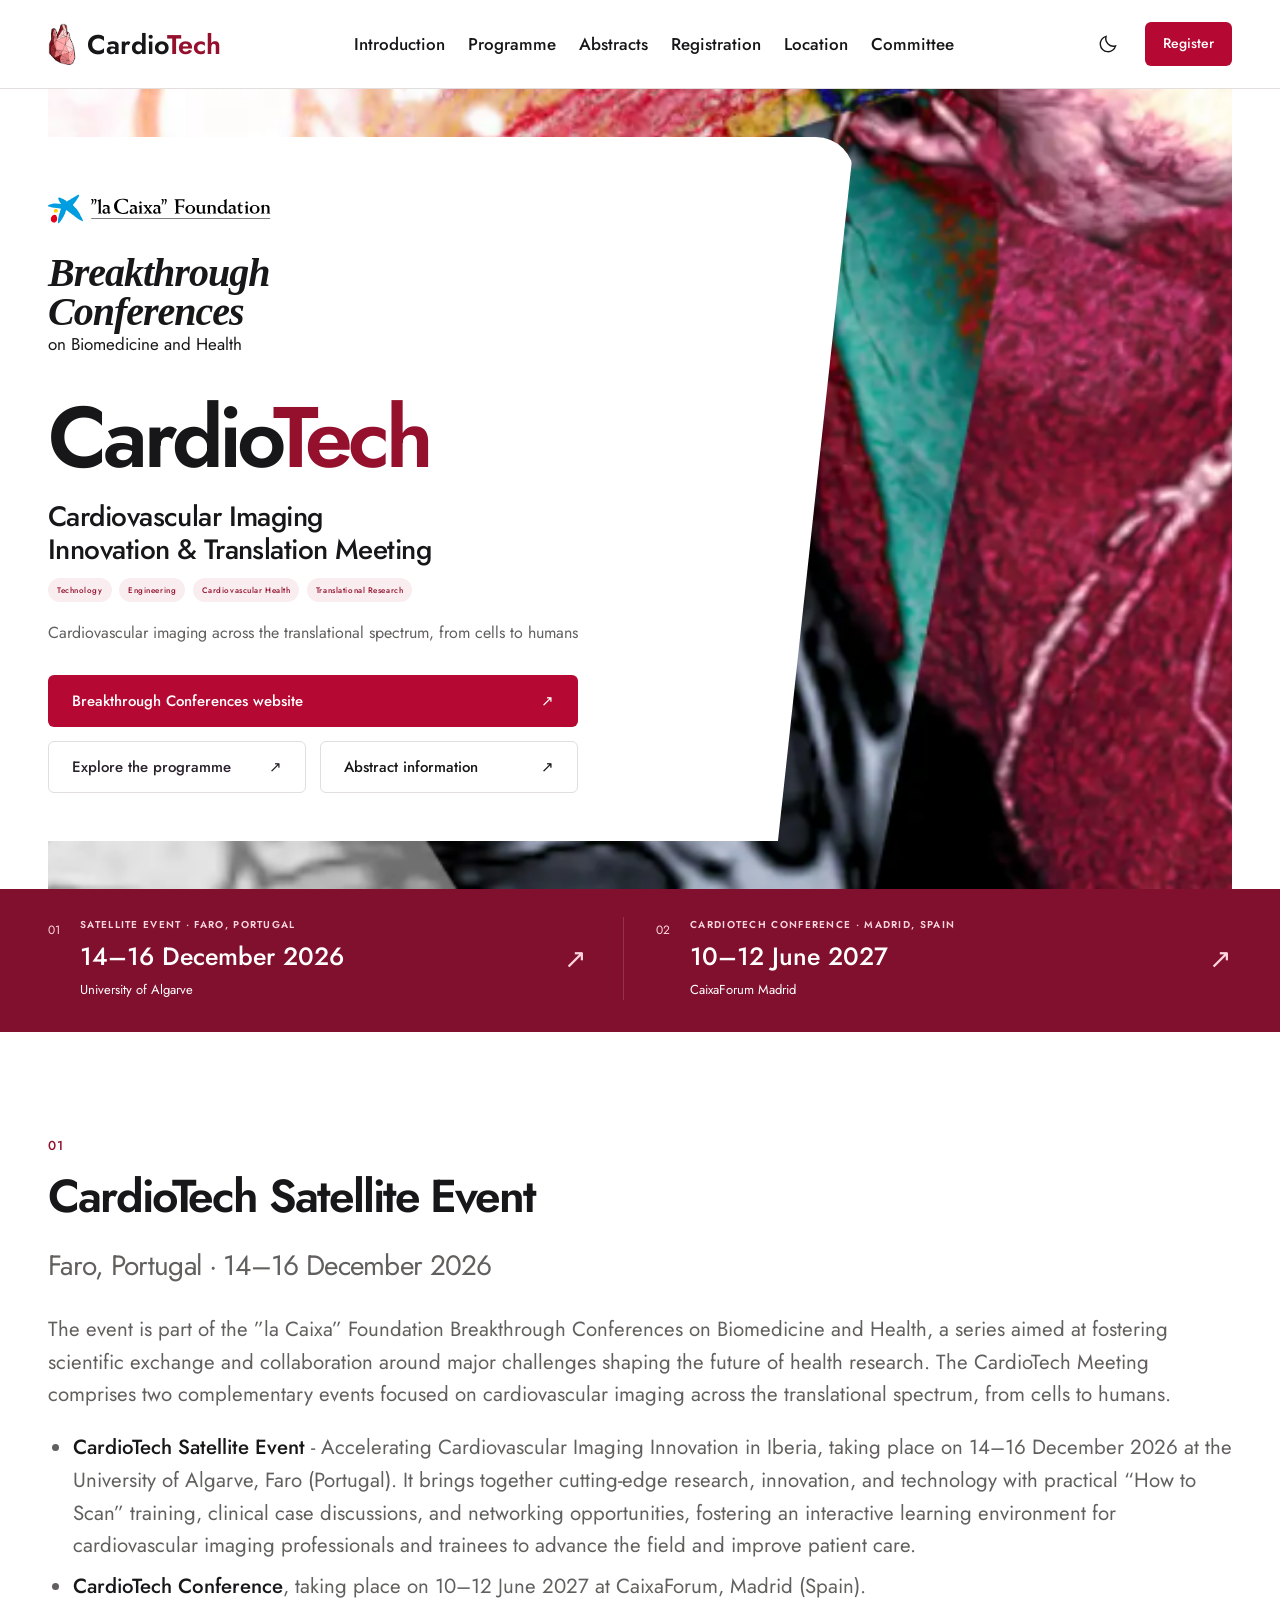
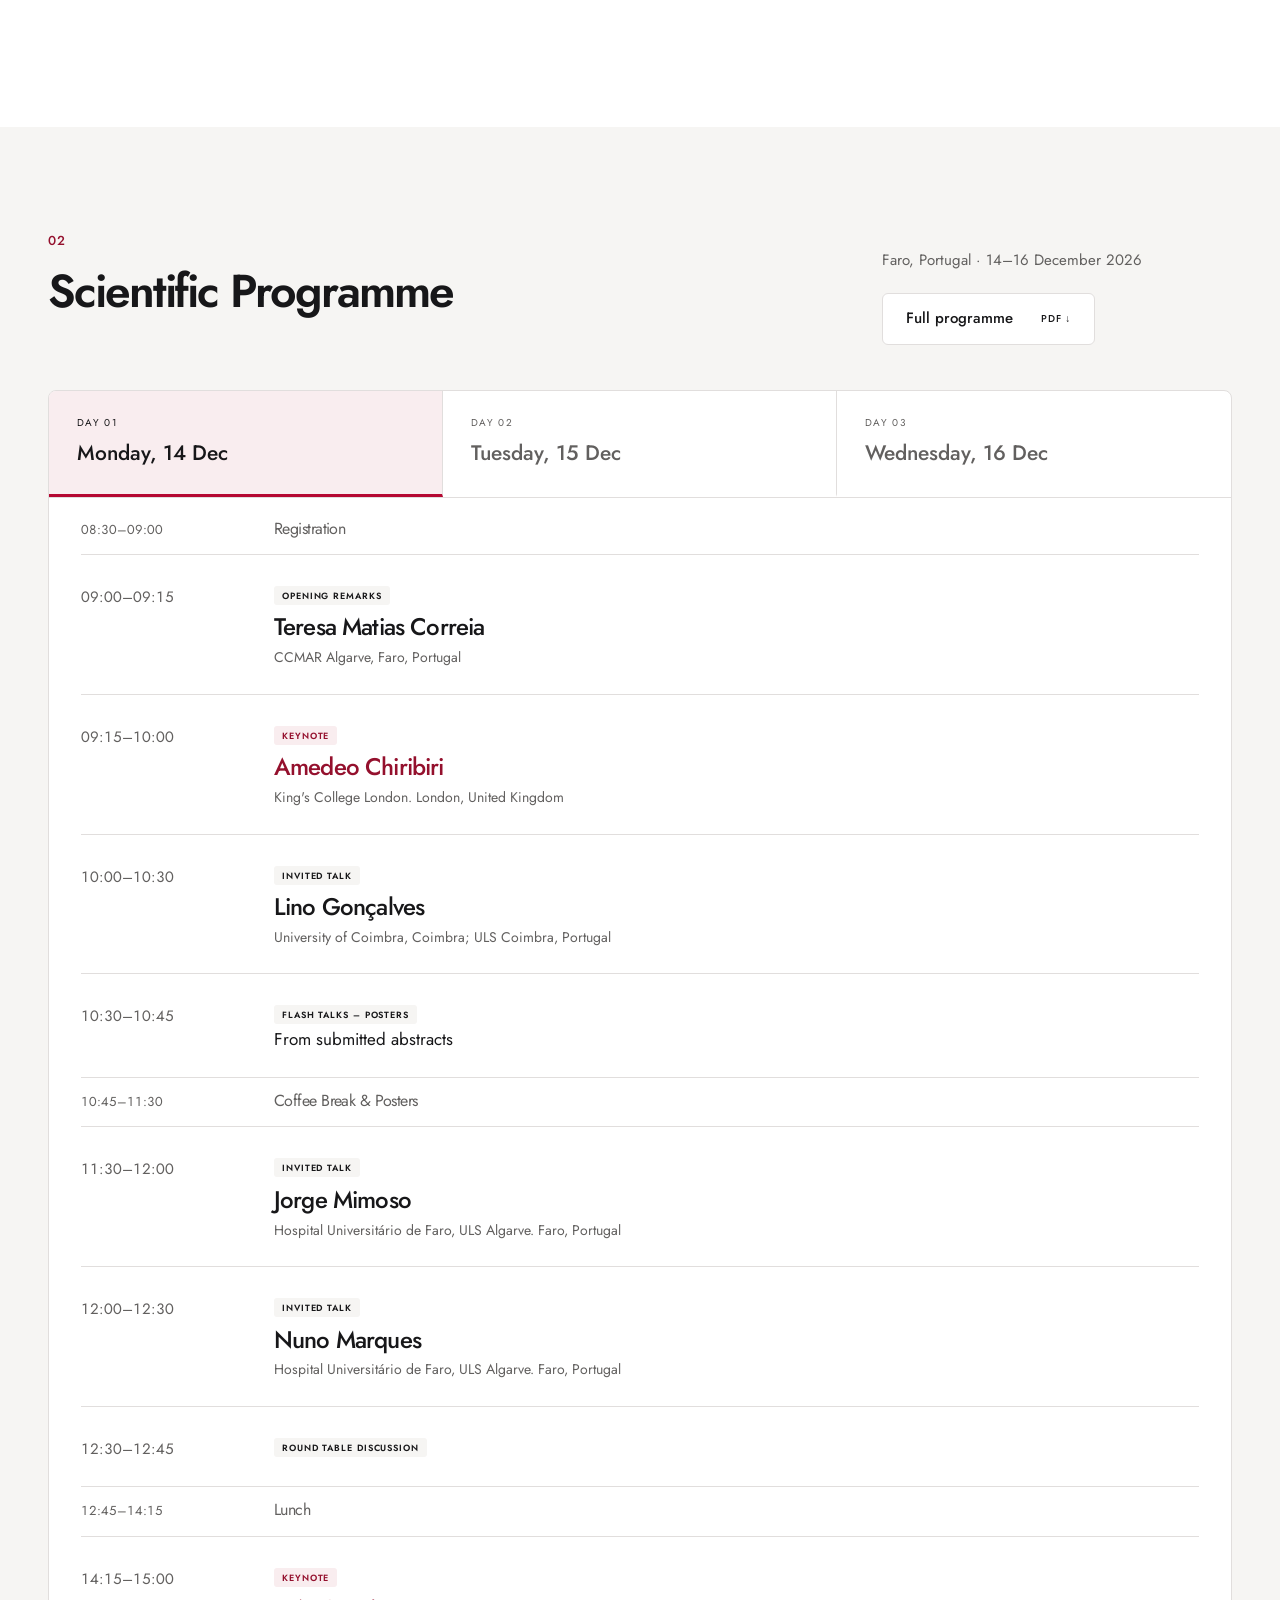
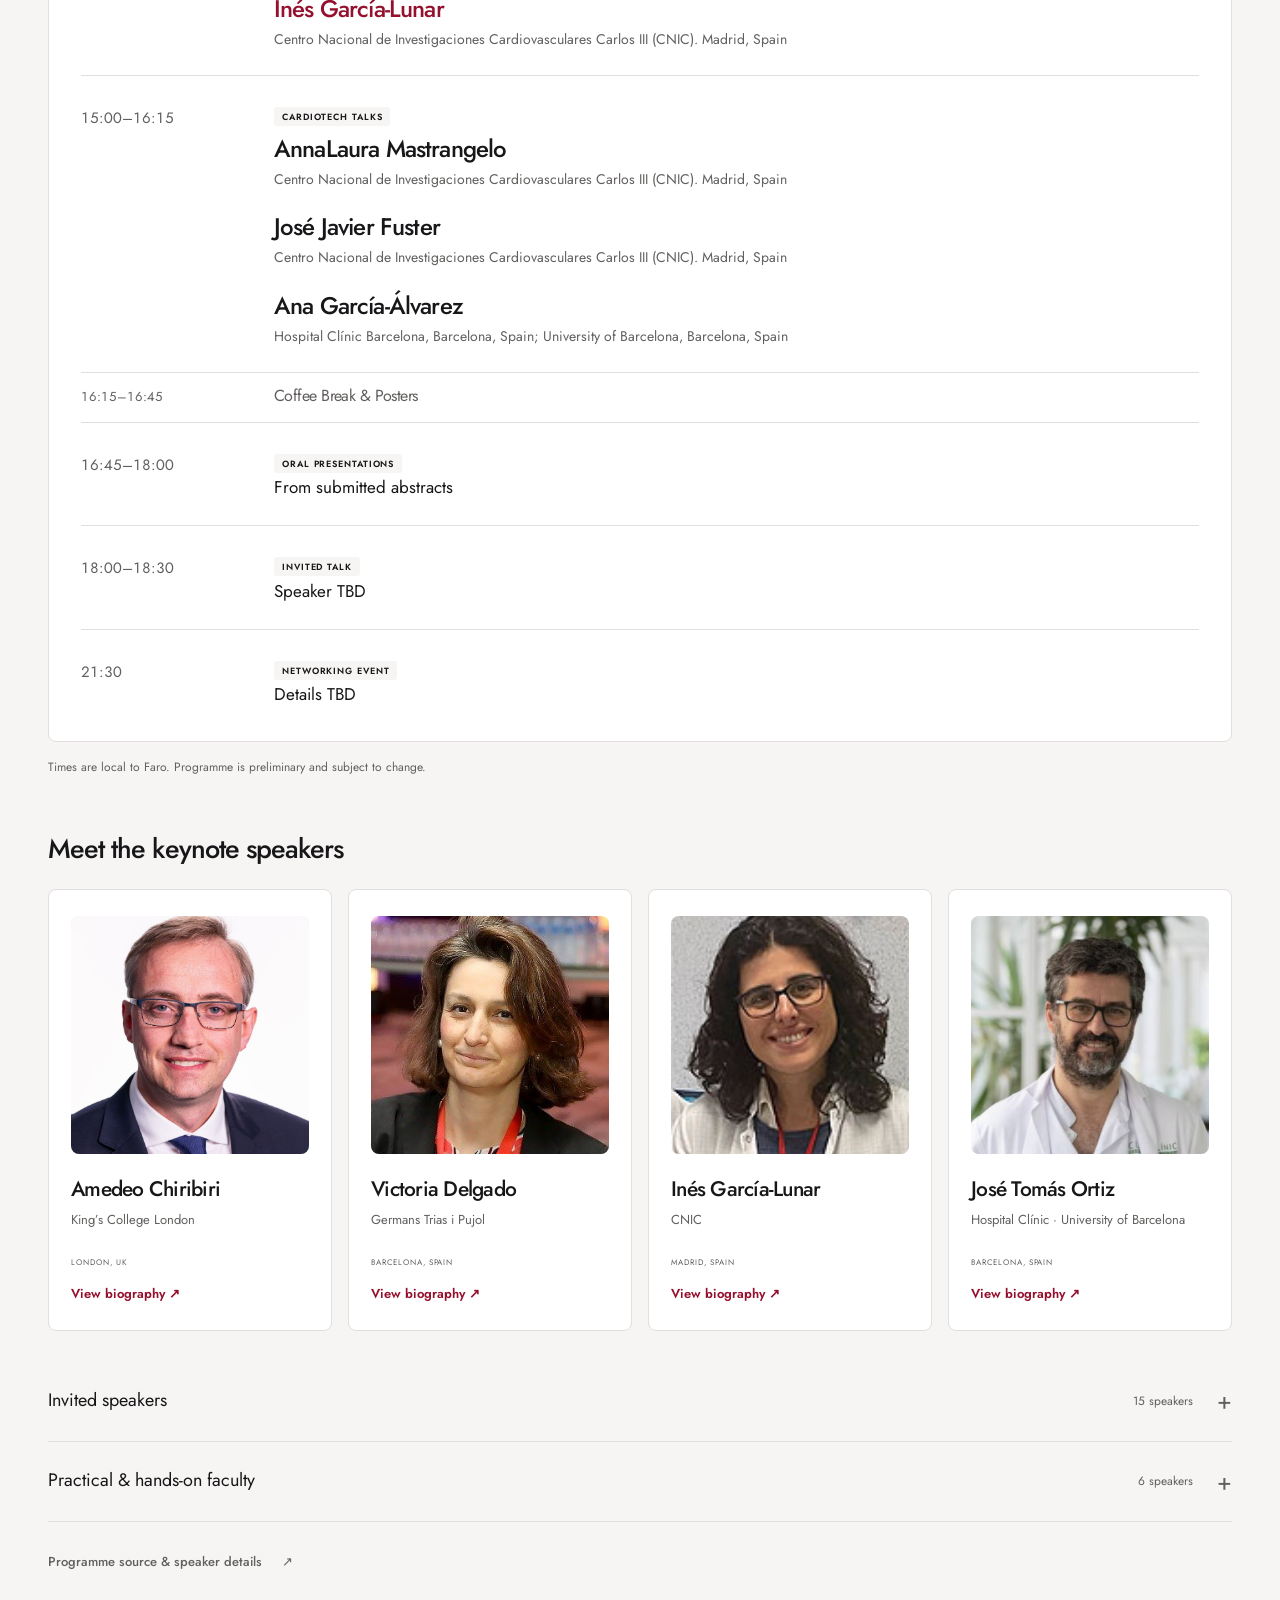
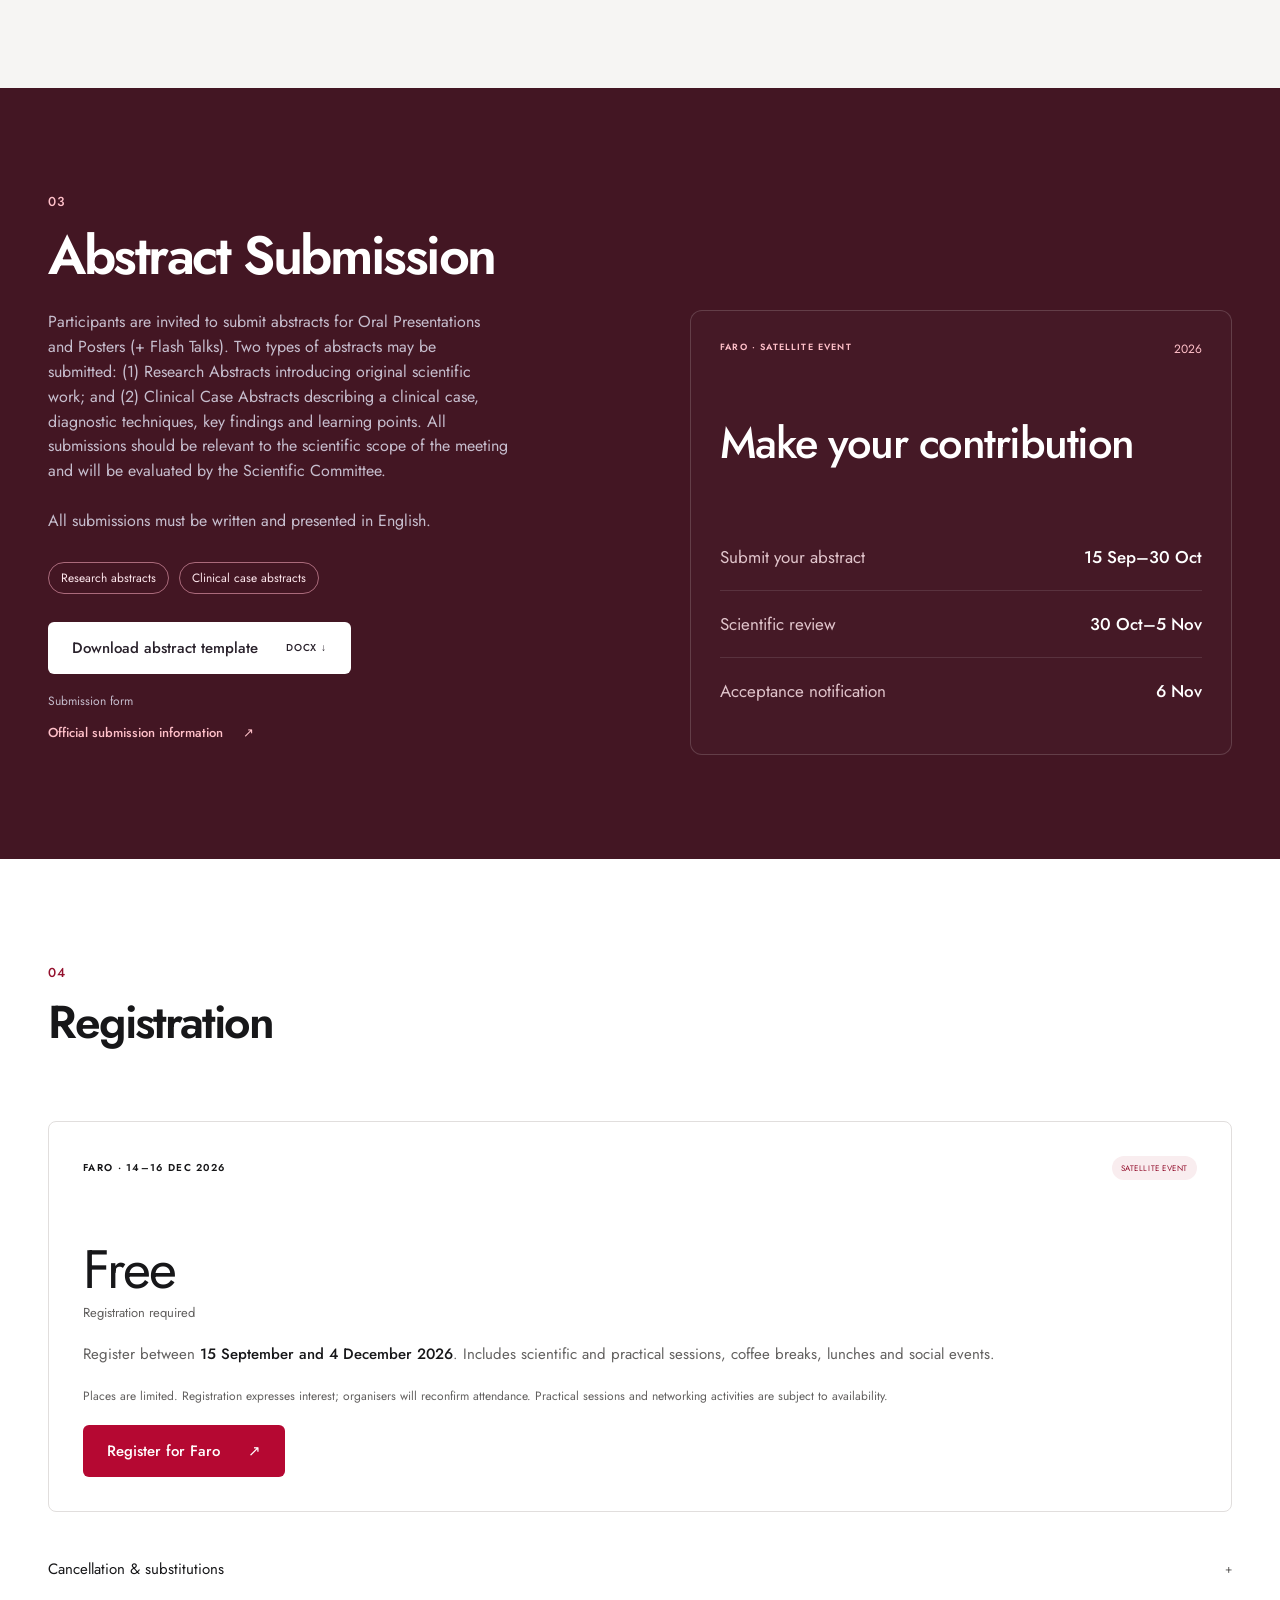
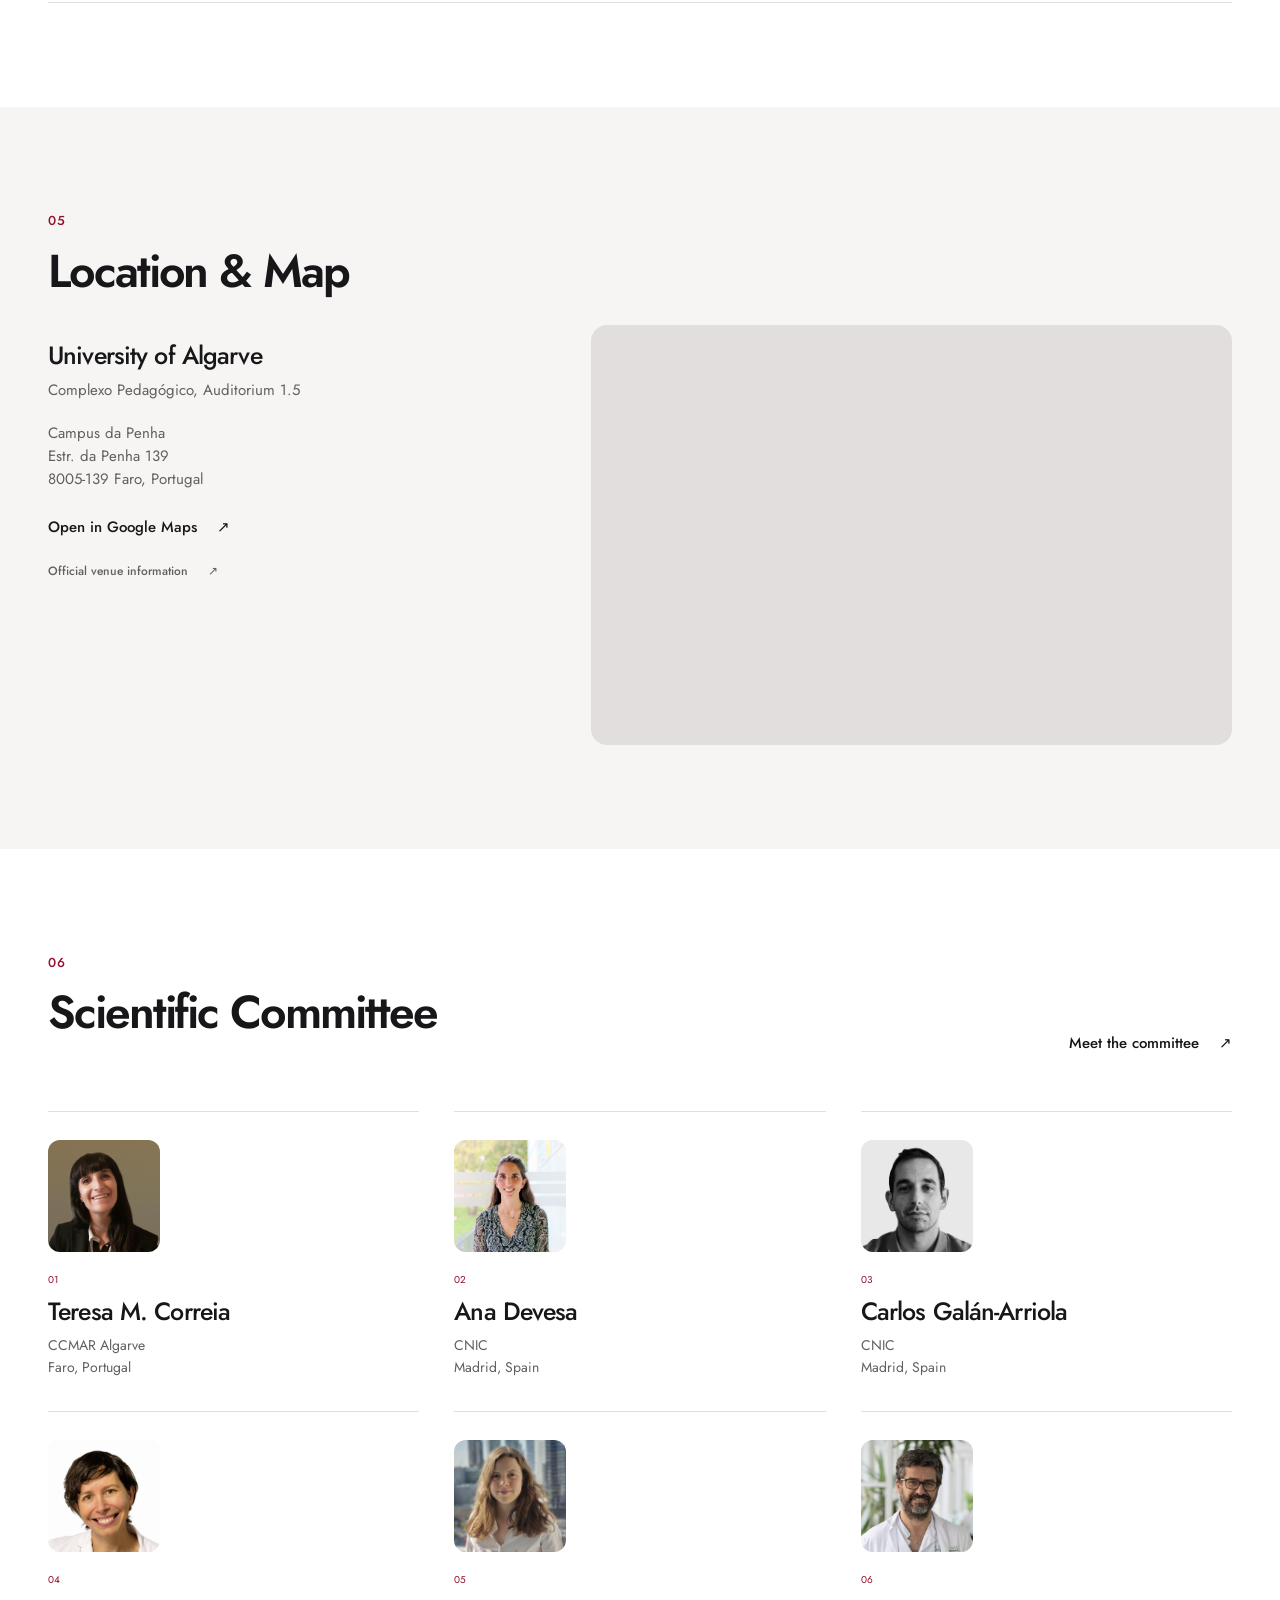
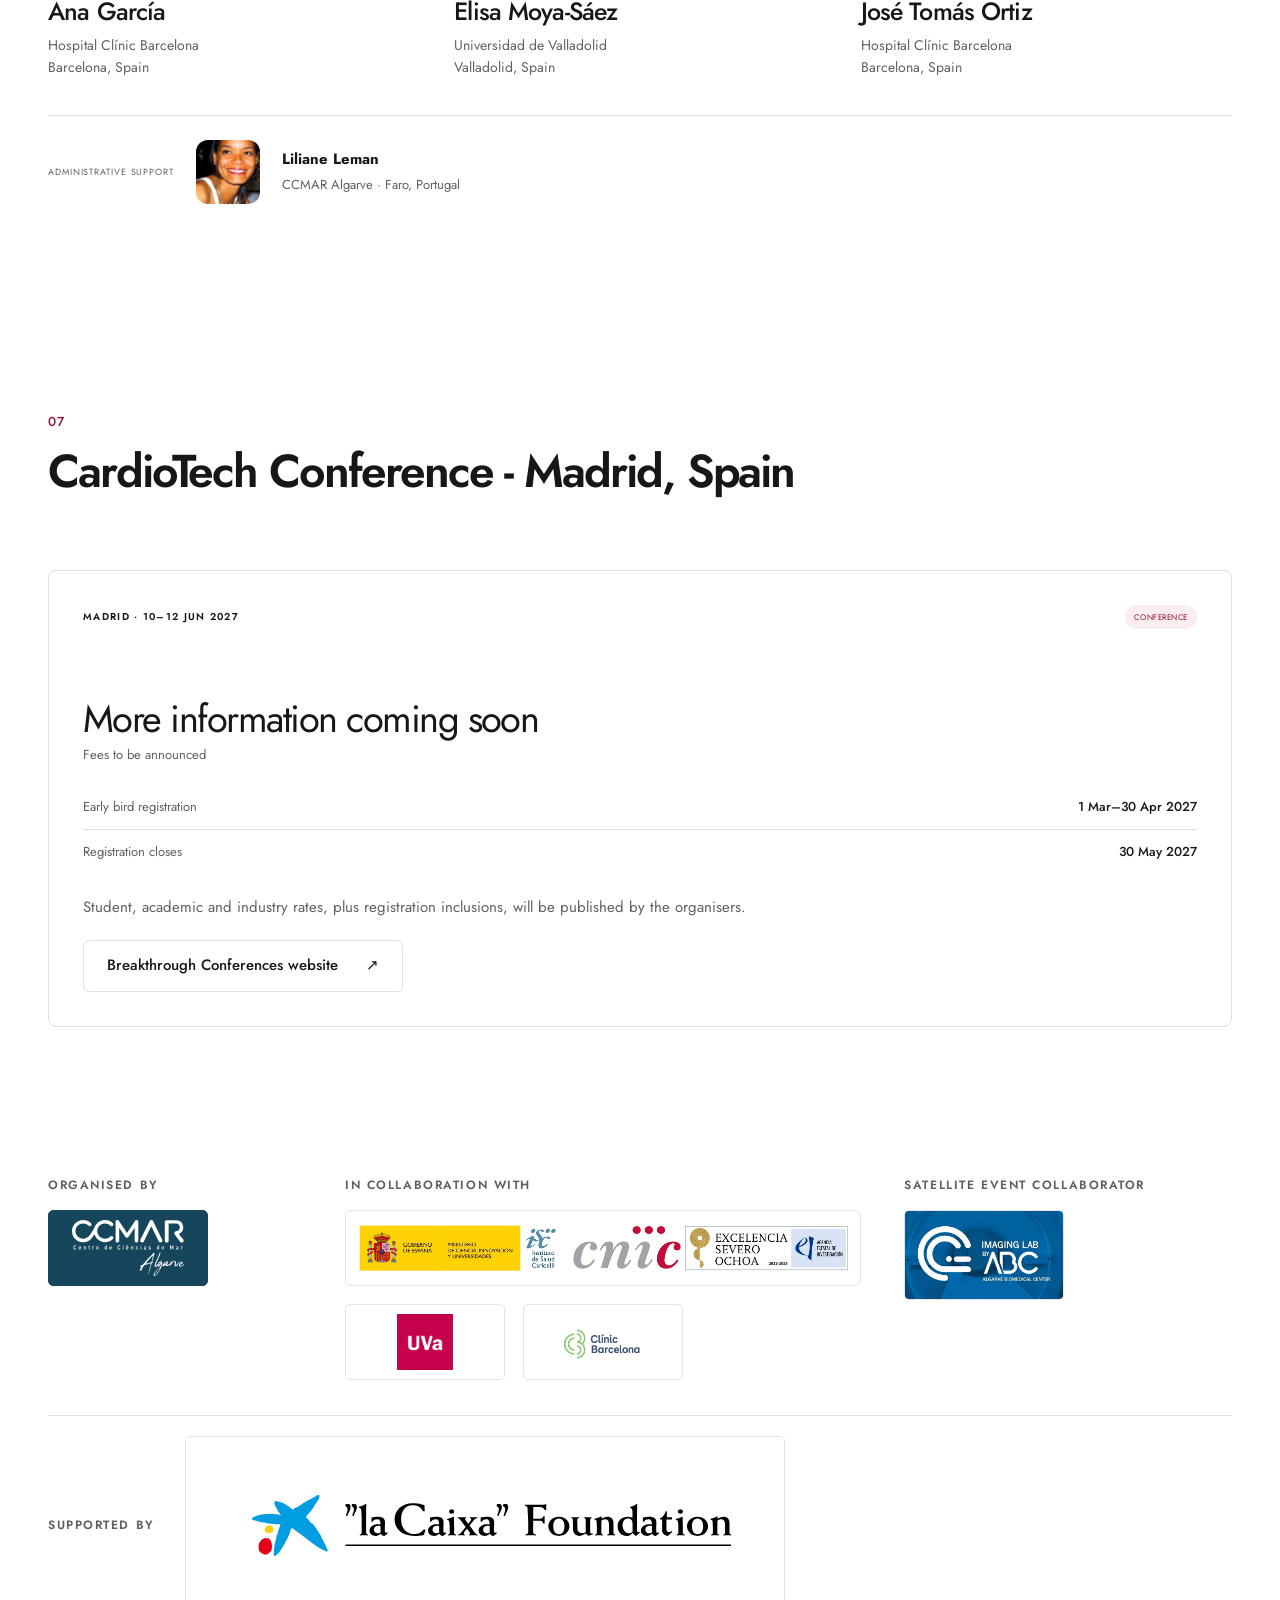
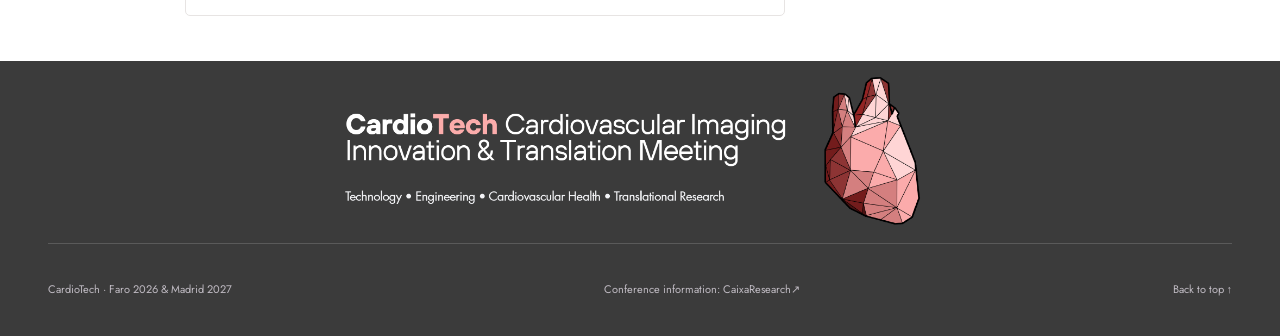
<file: index.html>
<!doctype html>

<html lang="en">
  <head>
    <meta charset="utf-8" />
    <meta content="width=device-width, initial-scale=1" name="viewport" />
    <meta content="#ffffff" name="theme-color" />
    <meta
      content="CardioTech brings cardiovascular imaging, innovation and translation together. Explore the Faro satellite event, 14–16 December 2026, and Madrid conference, 10–12 June 2027."
      name="description"
    />
    <link href="https://cardiotechmeet.com/" rel="canonical" />
    <title>
      CardioTech — Cardiovascular Imaging, Innovation &amp; Translation
    </title>
    <link href="cardiotech_logo.png" rel="icon" type="image/png" />
    <link
      as="font"
      crossorigin=""
      href="assets/fonts/jost-400.ttf"
      rel="preload"
      type="font/ttf"
    />
    <link href="styles.css" rel="stylesheet" />
    <script defer="" src="app.js"></script>
    <link href="poster-theme.css" rel="stylesheet" />
  </head>
  <body>
    <a class="skip-link" href="#main">Skip to content</a>
    <header class="site-header">
      <div class="header-inner">
        <a aria-label="CardioTech home" class="brand" href="#home"
          ><img alt="" height="42" src="cardiotech_logo.png" width="30" /><span
            >Cardio<span class="brand-accent">Tech
              </span>
              <!-- <small>IMAGING · INNOVATION · TRANSLATION</small></span> -->
               </a>
        <button
          aria-controls="main-nav"
          aria-expanded="false"
          aria-label="Open navigation"
          class="menu-toggle icon-button"
        >
          <span></span><span></span>
        </button>
        <nav aria-label="Main navigation" id="main-nav">
          <a href="#about">Introduction</a
          ><a href="#programme">Programme</a><a href="#abstracts">Abstracts</a
          ><a href="#registration">Registration</a
          ><a href="#venue">Location</a
          ><a href="#committee">Committee</a>
        </nav>
        <div class="header-actions">
          <button
            aria-label="Switch to dark theme"
            class="theme-toggle icon-button"
            title="Switch theme"
          >
            <svg
              aria-hidden="true"
              fill="none"
              stroke="currentColor"
              stroke-width="1.5"
              viewbox="0 0 24 24"
            >
              <path
                d="M20.3 14.1A8.5 8.5 0 0 1 9.9 3.7 8.5 8.5 0 1 0 20.3 14.1Z"
              ></path>
            </svg></button
          ><a class="button button-small" href="#registration"
            >Register</a
          >
        </div>
      </div>
    </header>
    <main id="main">
      <section aria-labelledby="hero-title" class="hero" id="home">
        <div class="hero-grid container">
          <div class="hero-copy">
            <p class="poster-series">
              <img
                alt="”la Caixa” Foundation logo"
                class="poster-series-logo"
                height="128"
                src="assets/logos/FLC_CaixaResearch_2026_EN.svg"
                width="500"
              />
              <em>Breakthrough<br />Conferences</em>
              on Biomedicine and Health
            </p>
            <h1 id="hero-title">Cardio<span>Tech</span></h1>
            <p class="hero-subtitle">
              Cardiovascular Imaging<br />Innovation &amp; Translation Meeting
              <br /><span class="pill">Technology</span> <span class="pill"> Engineering</span> <span class="pill">Cardiovascular Health</span> <span class="pill">Translational Research</span>
            </p>

            <div class="hero-actions">
              <p class="hero-description">
                Cardiovascular imaging across the translational spectrum, from cells to humans
              </p>
              <div class="button-group">
                <a
                  class="button button-wide"
                  href="https://caixaresearch.org/es/breakthrough-conferences-cardiotech-introduction"
                  >Breakthrough Conferences website <span aria-hidden="true">↗</span></a
                ><a class="button button-white" href="#programme"
                  >Explore the programme <span aria-hidden="true">↗</span></a
                ><a class="button button-outline" href="#abstracts"
                  >Abstract information <span aria-hidden="true">↗</span></a
                >
              </div>
            </div>
          </div>
          <div aria-hidden="true" class="hero-art">
            <img
              alt=""
              fetchpriority="high"
              height="396"
              src="assets/poster/cardiac-imaging.png"
              width="1100"
            />
          </div>
        </div>
        <div class="event-strip container">
          <a class="event-strip-item" href="#programme"
            ><span class="event-number">01</span>
            <div>
              <span class="eyebrow">SATELLITE EVENT · FARO, PORTUGAL</span
              ><strong>14–16 December 2026</strong
              ><span>University of Algarve</span>
            </div>
            <span aria-hidden="true" class="event-arrow">↗</span></a
          >
          <a class="event-strip-item" href="#madrid"
            ><span class="event-number">02</span>
            <div>
              <span class="eyebrow">CARDIOTECH CONFERENCE · MADRID, SPAIN</span
              ><strong>10–12 June 2027</strong><span>CaixaForum Madrid</span>
            </div>
            <span aria-hidden="true" class="event-arrow">↗</span></a
          >
        </div>
      </section>
      <section class="section container" id="about">
        <h2 class="section-title">
          <span class="section-number">01</span> CardioTech Satellite Event
        </h2>
        <p class="section-intro-title">
                Faro, Portugal · 14–16 December 2026
              </p>
        <p class="intro-lead">
          The event is part of the ”la Caixa” Foundation Breakthrough
          Conferences on Biomedicine and Health, a series aimed at fostering
          scientific exchange and collaboration around major challenges shaping
          the future of health research. The CardioTech Meeting comprises two
          complementary events focused on cardiovascular imaging across the
          translational spectrum, from cells to humans.
        </p>
        <ul class="intro-lead intro-events">
          <li>
            <strong>CardioTech Satellite Event</strong> - Accelerating
            Cardiovascular Imaging Innovation in Iberia, taking place on 14–16
            December 2026 at the University of Algarve, Faro (Portugal). It brings together cutting-edge research, innovation, and technology with practical “How to Scan” training, clinical case discussions, and networking opportunities, fostering an interactive learning environment for cardiovascular imaging professionals and trainees to advance the field and improve patient care.
          </li>
          <li>
            <strong>CardioTech Conference</strong>, taking place on 10–12 June
            2027 at CaixaForum, Madrid (Spain).
          </li>
        </ul>
        <!-- <p class="intro-lead">
          The CardioTech Satellite Event brings advanced research, innovation,
          and technology into the relaxed setting of the sunny Algarve. It also
          offers practical “How to Scan” training, real clinical case
          discussions, and networking opportunities, creating an interactive
          learning environment for researchers, clinicians, radiographers,
          physicists, engineers, and trainees interested in advancing
          cardiovascular imaging and improving patient care.
        </p> -->
        <!-- <img
          width="500"
        /> -->
      </section>
      <section class="programme-section section" id="programme">
        <div class="container">
          <div class="section-heading">
            <div>
              <h2 class="section-title">
                <span class="section-number">02</span> Scientific Programme
              </h2>
              
            </div>
            <div class="section-side">
              <p>
                Faro, Portugal · 14–16 December 2026
              </p>
              <a
                class="button button-secondary"
                href="https://caixaresearch.org/documents/d/caixaresearch/breakthrough-conferences-cardiotech-portugal-programme-pdf"
                >Full programme <span class="file-label">PDF ↓</span></a
              >
            </div>
          </div>
          <div class="schedule">
            <div aria-label="Programme day" class="day-tabs" role="tablist">
              <button
                aria-controls="day-panel-0"
                aria-selected="true"
                id="day-tab-0"
                role="tab"
                tabindex="0"
              >
                <span>DAY 01</span><strong>Monday, 14 Dec</strong>
              </button>
              <button
                aria-controls="day-panel-1"
                aria-selected="false"
                id="day-tab-1"
                role="tab"
                tabindex="-1"
              >
                <span>DAY 02</span><strong>Tuesday, 15 Dec</strong>
              </button>
              <button
                aria-controls="day-panel-2"
                aria-selected="false"
                id="day-tab-2"
                role="tab"
                tabindex="-1"
              >
                <span>DAY 03</span><strong>Wednesday, 16 Dec</strong>
              </button>
            </div>
            <div
              aria-labelledby="day-tab-0"
              class="day-panel"
              id="day-panel-0"
              role="tabpanel"
              tabindex="0"
            >
              <div class="session session-break">
                <time datetime="2026-12-14T08:30">08:30–09:00</time>
                <div>
                  <h3>Registration</h3>
                </div>
              </div>
              <div class="session">
                <time datetime="2026-12-14T09:00">09:00–09:15</time>
                <div>
                  <span class="session-tag">OPENING REMARKS</span>
                  <ul class="session-speakers">
                    <li>
                      <h3>Teresa Matias Correia</h3>
                      <p class="session-note">CCMAR Algarve, Faro, Portugal</p>
                    </li>
                  </ul>
                </div>
              </div>
              <div class="session session-keynote">
                <time datetime="2026-12-14T09:15">09:15–10:00</time>
                <div>
                  <span class="session-tag">KEYNOTE</span>
                  <h3>Amedeo Chiribiri</h3>
                  <p class="session-note">King's College London. London, United Kingdom</p>
                </div>
              </div>
              <div class="session">
                <time datetime="2026-12-14T10:00">10:00–10:30</time>
                <div>
                  <span class="session-tag">INVITED TALK</span>
                  <ul class="session-speakers">
                    <li>
                      <h3>Lino Gonçalves</h3>
                      <p class="session-note">University of Coimbra, Coimbra; ULS Coimbra, Portugal</p>
                    </li>
                  </ul>
                </div>
              </div>
              <div class="session">
                <time datetime="2026-12-14T10:30">10:30–10:45</time>
                <div>
                  <span class="session-tag">FLASH TALKS – POSTERS</span>
                  <p class="session-speakers">From submitted abstracts</p>
                </div>
              </div>
              <div class="session session-break">
                <time datetime="2026-12-14T10:45">10:45–11:30</time>
                <div>
                  <h3>Coffee Break &amp; Posters</h3>
                </div>
              </div>
              <div class="session">
                <time datetime="2026-12-14T11:30">11:30–12:00</time>
                <div>
                  <span class="session-tag">INVITED TALK</span>
                  <ul class="session-speakers">
                    <li>
                      <h3>Jorge Mimoso</h3>
                      <p class="session-note">Hospital Universitário de Faro, ULS Algarve. Faro, Portugal</p>
                    </li>
                  </ul>
                </div>
              </div>
              <div class="session">
                <time datetime="2026-12-14T12:00">12:00–12:30</time>
                <div>
                  <span class="session-tag">INVITED TALK</span>
                  <ul class="session-speakers">
                    <li>
                      <h3>Nuno Marques</h3>
                      <p class="session-note">Hospital Universitário de Faro, ULS Algarve. Faro, Portugal</p>
                    </li>
                  </ul>
                </div>
              </div>
              <div class="session">
                <time datetime="2026-12-14T12:30">12:30–12:45</time>
                <div>
                  <span class="session-tag">ROUND TABLE DISCUSSION</span>
                </div>
              </div>
              <div class="session session-break">
                <time datetime="2026-12-14T12:45">12:45–14:15</time>
                <div>
                  <h3>Lunch</h3>
                </div>
              </div>
              <div class="session session-keynote">
                <time datetime="2026-12-14T14:15">14:15–15:00</time>
                <div>
                  <span class="session-tag">KEYNOTE</span>
                  <h3>Inés García-Lunar</h3>
                  <p class="session-note">Centro Nacional de Investigaciones Cardiovasculares Carlos III (CNIC). Madrid, Spain</p>
                </div>
              </div>
              <div class="session">
                <time datetime="2026-12-14T15:00">15:00–16:15</time>
                <div>
                  <span class="session-tag">CARDIOTECH TALKS</span>
                  <ul class="session-speakers">
                    <li>
                      <h3>AnnaLaura Mastrangelo</h3>
                      <p class="session-note">Centro Nacional de Investigaciones Cardiovasculares Carlos III (CNIC). Madrid, Spain</p>
                    </li>
                    <li>
                      <h3>José Javier Fuster</h3>
                      <p class="session-note">Centro Nacional de Investigaciones Cardiovasculares Carlos III (CNIC). Madrid, Spain</p>
                    </li>
                    <li>
                      <h3>Ana García-Álvarez</h3>
                      <p class="session-note">Hospital Clínic Barcelona, Barcelona, Spain; University of Barcelona, Barcelona, Spain</p>
                    </li>
                  </ul>
                </div>
              </div>
              <div class="session session-break">
                <time datetime="2026-12-14T16:15">16:15–16:45</time>
                <div>
                  <h3>Coffee Break &amp; Posters</h3>
                </div>
              </div>
              <div class="session">
                <time datetime="2026-12-14T16:45">16:45–18:00</time>
                <div>
                  <span class="session-tag">ORAL PRESENTATIONS</span>
                  <p class="session-speakers">From submitted abstracts</p>
                </div>
              </div>
              <div class="session">
                <time datetime="2026-12-14T18:00">18:00–18:30</time>
                <div>
                  <span class="session-tag">INVITED TALK</span>
                  <p class="session-speakers">Speaker TBD</p>
                </div>
              </div>
              <div class="session">
                <time datetime="2026-12-14T21:30">21:30</time>
                <div>
                  <span class="session-tag">NETWORKING EVENT</span>
                  <p class="session-speakers">Details TBD</p>
                </div>
              </div>
            </div>
            <div
              aria-labelledby="day-tab-1"
              class="day-panel"
              hidden=""
              id="day-panel-1"
              role="tabpanel"
              tabindex="0"
            >
              <div class="session session-break">
                <time datetime="2026-12-15T09:00">09:00–09:15</time>
                <div>
                  <h3>Registration</h3>
                </div>
              </div>
              <div class="session session-keynote">
                <time datetime="2026-12-15T09:15">09:15–10:00</time>
                <div>
                  <span class="session-tag">KEYNOTE</span>
                  <h3>Victoria Delgado</h3>
                  <p class="session-note">Hospital University Germans Trias i Pujol. Barcelona, Spain</p>
                </div>
              </div>
              <div class="session">
                <time datetime="2026-12-15T10:00">10:00–10:30</time>
                <div>
                  <span class="session-tag">INVITED TALK</span>
                  <ul class="session-speakers">
                    <li>
                      <h3>Antonio Ferreira</h3>
                      <p class="session-note">Hospital da Luz. Lisboa, Portugal; Hospital de Santa Cruz. Lisbon, Portugal</p>
                    </li>
                  </ul>
                </div>
              </div>
              <div class="session">
                <time datetime="2026-12-15T10:30">10:30–10:45</time>
                <div>
                  <span class="session-tag">FLASH TALKS – POSTERS</span>
                  <p class="session-speakers">From submitted abstracts</p>
                </div>
              </div>
              <div class="session session-break">
                <time datetime="2026-12-15T10:45">10:45–11:30</time>
                <div>
                  <h3>Coffee Break &amp; Posters</h3>
                </div>
              </div>
              <div class="session">
                <time datetime="2026-12-15T11:30">11:30–12:15</time>
                <div>
                  <span class="session-tag">CARDIOTECH INDUSTRY</span>
                  <ul class="session-speakers">
                    <li>
                      <h3>Philips Healthcare</h3>
                      <p class="session-note">Javier Sánchez-González</p>
                    </li>
                    <li>
                      <h3>Northh Medical</h3>
                      <p class="session-note">TBA</p>
                    </li>
                    <li>
                      <h3>AuroraMed</h3>
                      <p class="session-note">TBA</p>
                    </li>
                  </ul>
                  <p class="session-speakers">Further participants TBD</p>
                </div>
              </div>
              <div class="session">
                <time datetime="2026-12-15T12:15">12:15–12:30</time>
                <div>
                  <span class="session-tag">ROUND TABLE DISCUSSION</span>
                </div>
              </div>
              <div class="session session-break">
                <time datetime="2026-12-15T12:30">12:30–13:45</time>
                <div>
                  <h3>Lunch</h3>
                </div>
              </div>
              <div class="session session-keynote">
                <time datetime="2026-12-15T13:45">13:45–14:30</time>
                <div>
                  <span class="session-tag">KEYNOTE</span>
                  <h3>José Tomás Ortiz</h3>
                  <p class="session-note">Hospital Clínic Barcelona, Barcelona, Spain; University of Barcelona, Barcelona, Spain</p>
                </div>
              </div>
              <div class="session">
                <time datetime="2026-12-15T14:30">14:30–16:15</time>
                <div>
                  <span class="session-tag">CARDIOTECH TALKS</span>
                  <ul class="session-speakers">
                    <li>
                      <h3>Carlos Galán-Arriola</h3>
                      <p class="session-note">Centro Nacional de Investigaciones Cardiovasculares Carlos III (CNIC). Madrid, Spain</p>
                    </li>
                    <li>
                      <h3>Carlos Alberola-López</h3>
                      <p class="session-note">Universidad de Valladolid, Valladolid, Spain</p>
                    </li>
                    <li>
                      <h3>Teresa Matias Correia</h3>
                      <p class="session-note">CCMAR Algarve, Faro, Portugal</p>
                    </li>
                    <li>
                      <h3>Lino Ferreira</h3>
                      <p class="session-note">University of Coimbra, Coimbra, Portugal</p>
                    </li>
                  </ul>
                </div>
              </div>
              <div class="session session-break">
                <time datetime="2026-12-15T16:15">16:15–16:45</time>
                <div>
                  <h3>Coffee Break &amp; Posters</h3>
                </div>
              </div>
              <div class="session">
                <time datetime="2026-12-15T16:45">16:45–17:30</time>
                <div>
                  <span class="session-tag">ORAL PRESENTATIONS</span>
                  <p class="session-speakers">From submitted abstracts</p>
                </div>
              </div>
              <div class="session">
                <time datetime="2026-12-15T17:30">17:30–18:45</time>
                <div>
                  <span class="session-tag">CARDIOTECH IMPULSE</span>
                  <ul class="session-speakers">
                    <li>
                      <h3>Pedro Correia</h3>
                      <p class="session-note">University of Aveiro, Aveiro, Portugal</p>
                    </li>
                    <li>
                      <h3>Andreia Pereira</h3>
                      <p class="session-note">Instituto de Investigação e Inovação em Saúde (i3S), Porto, Portugal</p>
                    </li>
                    <li>
                      <h3>Andreu Climent</h3>
                      <p class="session-note">Corify Care, Madrid, Spain</p>
                    </li>
                  </ul>
                </div>
              </div>
              <div class="session">
                <time datetime="2026-12-15T18:45">18:45</time>
                <div>
                  <span class="session-tag">CLOSING SESSION: CARDIOTECH MADRID &amp; NETWORKING EVENT</span>
                  <p class="session-speakers">Details TBD</p>
                </div>
              </div>
            </div>
            <div
              aria-labelledby="day-tab-2"
              class="day-panel"
              hidden=""
              id="day-panel-2"
              role="tabpanel"
              tabindex="0"
            >
              <div class="session">
                <time datetime="2026-12-16T09:00">09:00–10:00</time>
                <div>
                  <span class="session-tag">CARDIOTECH PRACTICAL</span>
                  <ul class="session-speakers">
                    <li>
                      <h3>Duarte Silva</h3>
                      <p class="session-note">Algarve Biomedical Centre - Imaging Lab by ABC</p>
                    </li>
                  </ul>
                </div>
              </div>
              <div class="session">
                <time datetime="2026-12-16T10:00">10:00–11:00</time>
                <div>
                  <span class="session-tag">CARDIOTECH PRACTICAL</span>
                  <ul class="session-speakers">
                    <li>
                      <h3>Fábio Fernandes</h3>
                      <p class="session-note">Hospital Universitário de Faro, ULS Algarve. Faro, Portugal</p>
                    </li>
                  </ul>
                </div>
              </div>
              <div class="session session-break">
                <time datetime="2026-12-16T11:00">11:00–11:30</time>
                <div>
                  <h3>Coffee Break</h3>
                </div>
              </div>
              <div class="session">
                <time datetime="2026-12-16T11:30">11:30–12:30</time>
                <div>
                  <span class="session-tag">CARDIOTECH CLINICAL CASES</span>
                  <ul class="session-speakers">
                    <li>
                      <h3>José Tomás Ortiz</h3>
                      <p class="session-note">Hospital Clínic Barcelona, Barcelona, Spain; University of Barcelona, Barcelona, Spain</p>
                    </li>
                    <li>
                      <h3>Raúl Sánchez Giménez</h3>
                      <p class="session-note">Hospital Universitario Sant Joan de Reus, Tarragona, Spain</p>
                    </li>
                    <li>
                      <h3>Francisco Dias Cláudio</h3>
                      <p class="session-note">ULS Évora. Évora, Portugal</p>
                    </li>
                    <li>
                      <h3>Catarina Águas</h3>
                      <p class="session-note">Hospital Universitário de Faro, ULS Algarve. Faro, Portugal</p>
                    </li>
                  </ul>
                </div>
              </div>
              <div class="session">
                <time datetime="2026-12-16T12:30">12:30–13:00</time>
                <div>
                  <span class="session-tag">ROUND TABLE DISCUSSION &amp; CLOSING</span>
                </div>
              </div>
              <div class="session session-break">
                <time datetime="2026-12-16T13:00">13:00–14:15</time>
                <div>
                  <h3>Lunch Boxes</h3>
                </div>
              </div>
              <div class="session">
                <time datetime="2026-12-16T14:15">14:15–16:15</time>
                <div>
                  <span class="session-tag">CARDIOTECH HANDS-ON</span>
                  <p class="session-speakers">Algarve Biomedical Centre - Imaging Lab by ABC; Hospital de Faro, ULS Algarve. Faro, Portugal</p>
                </div>
              </div>
            </div>
          </div>
          <p class="schedule-note">
            Times are local to Faro. Programme is preliminary and subject to
            change.
          </p>
          <div class="speakers-heading">
            <h3>Meet the keynote speakers</h3>
            <!-- <span class="eyebrow">IDEAS THAT MOVE THE FIELD FORWARD</span> -->
          </div>
          <div class="keynote-grid">
            <article class="speaker-card">
              <a
                class="speaker-card-link"
                href="speaker-bios.html#amedeo-chiribiri"
              >
                <img
                  alt="Amedeo Chiribiri"
                  class="person-portrait"
                  decoding="async"
                  height="320"
                  loading="lazy"
                  src="assets/people/amedeo-chiribiri.jpg"
                  width="320"
                />
                <div>
                  <h4>Amedeo Chiribiri</h4>
                  <p>King’s College London</p>
                </div>
                <span class="speaker-location">LONDON, UK</span>
                <span class="speaker-bio-link"
                   >View biography <span aria-hidden="true">↗</span></span
                >
              </a>
            </article>
            <article class="speaker-card">
              <a
                class="speaker-card-link"
                href="speaker-bios.html#victoria-delgado"
              >
                <img
                  alt="Victoria Delgado"
                  class="person-portrait"
                  decoding="async"
                  height="320"
                  loading="lazy"
                  src="assets/people/victoria-delgado.jpg"
                  width="320"
                />
                <div>
                  <h4>Victoria Delgado</h4>
                  <p>Germans Trias i Pujol</p>
                </div>
                <span class="speaker-location">BARCELONA, SPAIN</span>
                <span class="speaker-bio-link"
                   >View biography <span aria-hidden="true">↗</span></span
                >
              </a>
            </article>
            <article class="speaker-card">
              <a
                class="speaker-card-link"
                href="speaker-bios.html#ines-garcia-lunar"
              >
                <img
                  alt="Inés García-Lunar"
                  class="person-portrait"
                  decoding="async"
                  height="320"
                  loading="lazy"
                  src="assets/people/ines-garcia-lunar.jpg"
                  width="320"
                />
                <div>
                  <h4>Inés García-Lunar</h4>
                  <p>CNIC</p>
                </div>
                <span class="speaker-location">MADRID, SPAIN</span>
                <span class="speaker-bio-link"
                   >View biography <span aria-hidden="true">↗</span></span
                >
              </a>
            </article>
            <article class="speaker-card">
              <a
                class="speaker-card-link"
                href="speaker-bios.html#jose-tomas-ortiz"
              >
                <img
                  alt="José Tomás Ortiz"
                  class="person-portrait"
                  decoding="async"
                  height="320"
                  loading="lazy"
                  src="assets/people/jose-tomas-ortiz.jpg"
                  width="320"
                />
                <div>
                  <h4>José Tomás Ortiz</h4>
                  <p>Hospital Clínic · University of Barcelona</p>
                </div>
                <span class="speaker-location">BARCELONA, SPAIN</span>
                <span class="speaker-bio-link"
                  >View biography <span aria-hidden="true">↗</span></span
                >
              </a>
            </article>
          </div>
          <details class="speaker-details">
            <summary>
              Invited speakers
              <span>15 speakers <span aria-hidden="true">+</span></span>
            </summary>
            <ul class="people-list">
              <li>
                <img
                  alt="Carlos Alberola-López"
                  class="person-portrait"
                  decoding="async"
                  height="320"
                  loading="lazy"
                  src="assets/people/carlos-alberola.jpg"
                  width="320"
                />
                <div class="person-info">
                  <strong>Carlos Alberola-López</strong
                  ><span>Universidad de Valladolid</span>
                </div>
              </li>
              <li>
                <img
                  alt="Andreu Climent"
                  class="person-portrait"
                  decoding="async"
                  height="320"
                  loading="lazy"
                  src="assets/people/andreu-climent.jpg"
                  width="320"
                />
                <div class="person-info">
                  <strong>Andreu Climent</strong
                  ><span>Corify Care</span
                  ><a class="person-bio-button" href="speaker-bios.html#andreu-climent"
                    >View biography <span aria-hidden="true">↗</span></a
                  >
                </div>
              </li>
              <li>
                <img
                  alt="Pedro Correia"
                  class="person-portrait"
                  decoding="async"
                  height="320"
                  loading="lazy"
                  src="assets/people/pedro-correia.png"
                  width="320"
                />
                <div class="person-info">
                  <strong>Pedro Correia</strong
                  ><span>University of Aveiro</span
                  ><a class="person-bio-button" href="speaker-bios.html#pedro-correia"
                    >View biography <span aria-hidden="true">↗</span></a
                  >
                </div>
              </li>
              <li>
                <!-- <img
                  alt="António M. Ferreira"
                  class="person-portrait"
                  decoding="async"
                  height="320"
                  loading="lazy"
                  src="assets/people/antonio-ferreira.jpg"
                  width="320"
                /> -->
                <span aria-hidden="true" class="person-placeholder">AMF</span>
                <div class="person-info">
                  <strong>António M. Ferreira</strong
                  ><span>Hospital da Luz · Santa Cruz</span>
                </div>
              </li>
              <li>
                <img
                  alt="Lino Ferreira"
                  class="person-portrait"
                  decoding="async"
                  height="320"
                  loading="lazy"
                  src="assets/people/lino-ferreira.jpg"
                  width="320"
                />
                <div class="person-info">
                  <strong>Lino Ferreira</strong
                  ><span>University of Coimbra</span
                  ><a class="person-bio-button" href="speaker-bios.html#lino-ferreira"
                    >View biography <span aria-hidden="true">↗</span></a
                  >
                </div>
              </li>
              <li>
                <img
                  alt="José Javier Fuster"
                  class="person-portrait"
                  decoding="async"
                  height="320"
                  loading="lazy"
                  src="assets/people/jose-javier-fuster.jpg"
                  width="320"
                />
                <div class="person-info">
                  <strong>José Javier Fuster</strong
                  ><span>CNIC</span
                  ><a class="person-bio-button" href="speaker-bios.html#jose-javier-fuster"
                    >View biography <span aria-hidden="true">↗</span></a
                  >
                </div>
              </li>
              <li>
                <img
                  alt="Carlos Galán-Arriola"
                  class="person-portrait"
                  decoding="async"
                  height="320"
                  loading="lazy"
                  src="assets/people/carlos-galan-arriola.webp"
                  width="320"
                />
                <div class="person-info">
                  <strong>Carlos Galán-Arriola</strong><span>CNIC</span>
                </div>
              </li>
              <li>
                <img
                  alt="Ana García-Álvarez"
                  class="person-portrait"
                  decoding="async"
                  height="320"
                  loading="lazy"
                  src="assets/people/ana-garcia.jpg"
                  width="320"
                />
                <div class="person-info">
                  <strong>Ana García-Álvarez</strong
                  ><span>Hospital Clínic · University of Barcelona</span
                  ><a class="person-bio-button" href="speaker-bios.html#ana-garcia-alvarez"
                    >View biography <span aria-hidden="true">↗</span></a
                  >
                </div>
              </li>
              <li>
                <span aria-hidden="true" class="person-placeholder">LG</span>
                <div class="person-info">
                  <strong>Lino Gonçalves</strong><span>University of Coimbra · ULS Coimbra</span>
                </div>
              </li>
              <li>
                <!-- <img
                  alt="Nuno Marques"
                  class="person-portrait"
                  decoding="async"
                  height="320"
                  loading="lazy"
                  src="assets/people/nuno-marques.jpeg"
                  width="320"
                /> -->
                <span aria-hidden="true" class="person-placeholder">NM</span>
                <div class="person-info">
                  <strong>Nuno Marques</strong><span>ULS Algarve</span>
                </div>
              </li>
              <li>
                <img
                  alt="Annalaura Mastrangelo"
                  class="person-portrait"
                  decoding="async"
                  height="320"
                  loading="lazy"
                  src="assets/people/ana-laura-mastrangelo.jpg"
                  width="320"
                />
                <div class="person-info">
                  <strong>Annalaura Mastrangelo</strong
                  ><span>CNIC</span
                  ><a class="person-bio-button" href="speaker-bios.html#annalaura-mastrangelo"
                    >View biography <span aria-hidden="true">↗</span></a
                  >
                </div>
              </li>
              <li>
                <img
                  alt="Teresa Matias Correia"
                  class="person-portrait"
                  decoding="async"
                  height="320"
                  loading="lazy"
                  src="assets/people/teresa-correia.jpg"
                  width="320"
                />
                <div class="person-info">
                  <strong>Teresa Matias Correia</strong
                  ><span>CCMAR Algarve</span>
                </div>
              </li>
              <li>
                <span aria-hidden="true" class="person-placeholder">JM</span>
                <div class="person-info">
                  <strong>Jorge Mimoso</strong><span>ULS Algarve</span>
                </div>
              </li>
              <li>
                <img
                  alt="Andreia Pereira"
                  class="person-portrait"
                  decoding="async"
                  height="320"
                  loading="lazy"
                  src="assets/people/andreia-pereira.jpg"
                  width="320"
                />
                <div class="person-info">
                  <strong>Andreia Pereira</strong
                  ><span>i3S, Porto</span
                  ><a class="person-bio-button" href="speaker-bios.html#andreia-pereira"
                    >View biography <span aria-hidden="true">↗</span></a
                  >
                </div>
              </li>
              <li>
                <img
                  alt="Javier Sánchez-González"
                  class="person-portrait"
                  decoding="async"
                  height="320"
                  loading="lazy"
                  src="assets/people/javier-sanchez.jpg"
                  width="320"
                />
                <div class="person-info">
                  <strong>Javier Sánchez-González</strong
                  ><span>Philips Healthcare</span>
                </div>
              </li>
            </ul>
          </details>
          <details class="speaker-details">
            <summary>
              Practical &amp; hands-on faculty
              <span>6 speakers <span aria-hidden="true">+</span></span>
            </summary>
            <ul class="people-list">
              <li>
                <img
                  alt="Catarina Águas"
                  class="person-portrait"
                  decoding="async"
                  height="320"
                  loading="lazy"
                  src="assets/people/catarina-aguas.jpg"
                  width="320"
                />
                <div class="person-info">
                  <strong>Catarina Águas</strong
                  ><span>ULS Algarve</span
                  ><a class="person-bio-button" href="speaker-bios.html#catarina-aguas"
                    >View biography <span aria-hidden="true">↗</span></a
                  >
                </div>
              </li>
              <li>
                <!-- <img
                  alt="Francisco Dias Cláudio"
                  class="person-portrait"
                  decoding="async"
                  height="320"
                  loading="lazy"
                  src="assets/people/francisco-claudio.jpeg"
                  width="320"
                /> -->
                <span aria-hidden="true" class="person-placeholder">FDC</span>
                <div class="person-info">
                  <strong>Francisco Dias Cláudio</strong
                  ><span>Hospital do Espírito Santo de Évora</span>
                </div>
              </li>
              <li>
                <span aria-hidden="true" class="person-placeholder">FF</span>
                <div class="person-info">
                  <strong>Fábio Fernandes</strong><span>ULS Algarve</span>
                </div>
              </li>
              <li>
                <img
                  alt="José Tomás Ortiz"
                  class="person-portrait"
                  decoding="async"
                  height="320"
                  loading="lazy"
                  src="assets/people/jose-tomas-ortiz.jpg"
                  width="320"
                />
                <div class="person-info">
                  <strong>José Tomás Ortiz</strong
                  ><span>Hospital Clínic · University of Barcelona</span>
                </div>
              </li>
              <li>
                <span aria-hidden="true" class="person-placeholder">RS</span>
                <div class="person-info">
                  <strong>Raúl Sánchez Giménez</strong><span>Hospital Universitario Sant Joan de Reus</span>
                </div>
              </li>
              <li>
                <span aria-hidden="true" class="person-placeholder">DS</span>
                <div class="person-info">
                  <strong>Duarte Silva</strong><span>Imaging Lab by ABC</span>
                </div>
              </li>
            </ul>
          </details>
          <a
            class="text-link source-link"
            href="https://caixaresearch.org/es/breakthrough-conferences-cardiotech-programme-portugal"
            >Programme source &amp; speaker details
            <span aria-hidden="true">↗</span></a
          >
        </div>
      </section>
      <section class="abstract-section section" id="abstracts">
        <div class="container abstract-grid">
          <h2 class="section-title">
            <span class="section-number">03</span> Abstract Submission
          </h2>
          <div>
            <!-- <p class="section-intro-title">Your research.<br />The next conversation.</p> -->
            <p>
              Participants are invited to submit abstracts for Oral Presentations and Posters (+ Flash Talks). Two types of abstracts may be submitted: (1)   Research Abstracts introducing original scientific work; and (2) Clinical Case Abstracts describing a clinical case, diagnostic techniques, key findings and learning points. All submissions should be relevant to the scientific scope of the meeting and will be evaluated by the Scientific Committee. 
              <br>
              <br> All submissions must be written and presented in English.
            </p>
            <div class="abstract-types">
              <span>Research abstracts</span
              ><span>Clinical case abstracts</span>
            </div>
            <a
              class="button button-white"
              href="https://caixaresearch.org/documents/d/caixaresearch/breakthrough-conferences-cardiotech-abstract-submission-template-docx"
              >Download abstract template
              <span class="file-label">DOCX ↓</span></a
            >
            <p class="small-copy">
              Submission form
            </p>
            <a
              class="text-link"
              href="https://caixaresearch.org/es/breakthrough-conferences-cardiotech-abstract-submission"
              >Official submission information
              <span aria-hidden="true">↗</span></a
            >
          </div>
          <div class="deadlines">
            <article>
              <div class="deadline-heading">
                <span class="eyebrow">FARO · SATELLITE EVENT</span
                ><span>2026</span>
              </div>
              <h3>Make your contribution</h3>
              <dl>
                <div>
                  <dt>Submit your abstract</dt>
                  <dd>15 Sep–30 Oct</dd>
                </div>
                <div>
                  <dt>Scientific review</dt>
                  <dd>30 Oct–5 Nov</dd>
                </div>
                <div>
                  <dt>Acceptance notification</dt>
                  <dd>6 Nov</dd>
                </div>
              </dl>
            </article>
          </div>
        </div>
      </section>
      <section class="section container" id="registration">
        <div class="section-heading">
          <div>
            <h2 class="section-title">
              <span class="section-number">04</span> Registration
            </h2>

          </div>
        </div>
        <div class="registration-grid">
          <article class="registration-card">
            <div class="registration-top">
              <span class="eyebrow">FARO · 14–16 DEC 2026</span
              ><span class="pill">SATELLITE EVENT</span>
            </div>
            <div class="price">Free<span>Registration required</span></div>
            <p>
              Register between
              <strong>15 September and 4 December 2026</strong>. Includes
              scientific and practical sessions, coffee breaks, lunches and
              social events.
            </p>
            <p class="small-copy">
              Places are limited. Registration expresses interest; organisers
              will reconfirm attendance. Practical sessions and networking
              activities are subject to availability.
            </p>
            <a
              class="button"
              href="https://ccmar.ualg.pt/form/cardiotech-registrations"
              >Register for Faro <span aria-hidden="true">↗</span></a
            >
          </article>
        </div>
        <details class="speaker-details cancellation">
          <summary>
            Cancellation &amp; substitutions <span aria-hidden="true">+</span>
          </summary>
          <p>
            For paid registrations, cancellations before the deadline may
            qualify for a partial refund. Later cancellations and no-shows are
            non-refundable. Substitutions may be accepted with written notice at
            least 24 hours before the event.
          </p>
          <a
            class="text-link"
            href="https://caixaresearch.org/es/breakthrough-conferences-cardiotech-registration"
            >Official registration policy <span aria-hidden="true">↗</span></a
          >
        </details>
      </section>
      <section class="venue-section section" id="venue">
        <div class="container">
          <h2 class="section-title">
            <span class="section-number">05</span> Location &amp; Map
          </h2>
          <div class="venue-grid">
            <div>
              <!-- <span aria-hidden="true" class="venue-pin">↗</span> -->
              <h3>University of Algarve</h3>
              <p>Complexo Pedagógico, Auditorium 1.5</p>
              <address>
                Campus da Penha<br />Estr. da Penha 139<br />8005-139 Faro,
                Portugal
              </address>
              <a
                class="text-link"
                href="https://www.google.com/maps/search/?api=1&amp;query=Complexo+Pedag%C3%B3gico+Campus+da+Penha+Faro"
                >Open in Google Maps <span aria-hidden="true">↗</span></a
              ><a
                class="text-link source-link"
                href="https://caixaresearch.org/es/breakthrough-conferences-cardiotech-practical-information-portugal"
                >Official venue information <span aria-hidden="true">↗</span></a
              >
            </div>
            <iframe
              allowfullscreen=""
              loading="lazy"
              referrerpolicy="no-referrer-when-downgrade"
              src="https://www.google.com/maps/embed?pb=!1m18!1m12!1m3!1d3185.288773451473!2d-7.924357224686182!3d37.02676045489644!2m3!1f0!2f0!3f0!3m2!1i1024!2i768!4f13.1!3m3!1m2!1s0xd0552d1501a63c9:0xc32ee3f7a14d2d09!2sPedagogical+Complex+-+Campus+da+Penha!5e0!3m2!1sen!2sen!4v1785142532139!5m2!1sen!2sen"
              title="Map of Complexo Pedagógico at University of Algarve, Campus da Penha, Faro"
            ></iframe>
          </div>
        </div>
      </section>
      <section class="section container" id="committee">
        <div class="section-heading">
          <div>
            <h2 class="section-title">
              <span class="section-number">06</span> Scientific Committee
            </h2>
            
          </div>
          <a
            class="text-link"
            href="https://caixaresearch.org/es/breakthrough-conferences-cardiotech-scientific-committee"
            >Meet the committee <span aria-hidden="true">↗</span></a
          >
        </div>
        <div class="committee-grid">
          <article>
            <img
              alt="Teresa M. Correia"
              class="person-portrait"
              decoding="async"
              height="320"
              loading="lazy"
              src="assets/people/teresa-correia.jpg"
              width="320"
            />
            <span>01</span>
            <h3>Teresa M. Correia</h3>
            <p>CCMAR Algarve<br />Faro, Portugal</p>
          </article>
          <article>
            <img
              alt="Ana Devesa"
              class="person-portrait"
              decoding="async"
              height="320"
              loading="lazy"
              src="assets/people/ana-devesa.jpg"
              width="320"
            />
            <span>02</span>
            <h3>Ana Devesa</h3>
            <p>CNIC<br />Madrid, Spain</p>
          </article>
          <article>
            <img
              alt="Carlos Galán-Arriola"
              class="person-portrait"
              decoding="async"
              height="320"
              loading="lazy"
              src="assets/people/carlos-galan-arriola.webp"
              width="320"
            />
            <span>03</span>
            <h3>Carlos Galán-Arriola</h3>
            <p>CNIC<br />Madrid, Spain</p>
          </article>
          <article>
            <img
              alt="Ana García"
              class="person-portrait"
              decoding="async"
              height="320"
              loading="lazy"
              src="assets/people/ana-garcia.jpg"
              width="320"
            />
            <span>04</span>
            <h3>Ana García</h3>
            <p>Hospital Clínic Barcelona<br />Barcelona, Spain</p>
          </article>
          <article>
            <img
              alt="Elisa Moya-Sáez"
              class="person-portrait"
              decoding="async"
              height="320"
              loading="lazy"
              src="assets/people/elisa-moya.jpg"
              width="320"
            />
            <span>05</span>
            <h3>Elisa Moya-Sáez</h3>
            <p>Universidad de Valladolid<br />Valladolid, Spain</p>
          </article>
          <article>
            <img
              alt="José Tomás Ortiz"
              class="person-portrait"
              decoding="async"
              height="320"
              loading="lazy"
              src="assets/people/jose-tomas-ortiz.jpg"
              width="320"
            />
            <span>06</span>
            <h3>José Tomás Ortiz</h3>
            <p>Hospital Clínic Barcelona<br />Barcelona, Spain</p>
          </article>
        </div>
        <div class="admin-support">
          <span>ADMINISTRATIVE SUPPORT</span
          ><img
            alt="Liliane Leman"
            class="person-portrait"
            decoding="async"
            height="320"
            loading="lazy"
            src="assets/people/liliane-leman.jpg"
            width="320"
          />
          <div class="person-info">
            <strong>Liliane Leman</strong
            ><span>CCMAR Algarve · Faro, Portugal</span>
          </div>
        </div>
      </section>
      <section class="section container" id="madrid">
        <div class="section-heading">
          <div>
            <h2 class="section-title">
              <span class="section-number">07</span> CardioTech Conference - Madrid, Spain
            </h2>
          </div>
        </div>
        <div class="registration-grid">
          <article class="registration-card madrid-registration">
            <div class="registration-top">
              <span class="eyebrow">MADRID · 10–12 JUN 2027</span
              ><span class="pill">CONFERENCE</span>
            </div>
            <div class="price price-soon">
              More information coming soon<span>Fees to be announced</span>
            </div>
            <dl>
              <div>
                <dt>Early bird registration</dt>
                <dd>1 Mar–30 Apr 2027</dd>
              </div>
              <div>
                <dt>Registration closes</dt>
                <dd>30 May 2027</dd>
              </div>
            </dl>
            <p>
              Student, academic and industry rates, plus registration
              inclusions, will be published by the organisers.
            </p>
            <a
              class="button button-secondary"
              href="https://caixaresearch.org/es/breakthrough-conferences-cardiotech-registration"
              >Breakthrough Conferences website <span aria-hidden="true">↗</span></a
            >
          </article>
        </div>
      </section>
      <section aria-label="Conference partners" class="partners container">
        <div>
          <span class="eyebrow">ORGANISED BY</span>
          <div class="partner-logos">
            <div>
              <span class="institution-logo logo-on-dark" title="CCMAR Algarve"
                ><img
                  alt="CCMAR Algarve logo"
                  height="70"
                  loading="lazy"
                  src="assets/logos/ccmar.svg"
                  width="160"
              /></span>
            </div>
          </div>
        </div>
        <div>
          <span class="eyebrow">IN COLLABORATION WITH</span>
          <div class="partner-logos collaboration-logos">
            <div class="collaboration-cnic">
              <span class="institution-logo" title="CNIC">
                <img
                  alt="CNIC and institutional partners"
                  height="193"
                  loading="lazy"
                  src="assets/logos/CNIC.jpg"
                  width="1949"
                />
              </span>
            </div>
            <div>
              <span class="institution-logo" title="Universidad de Valladolid">
                <img
                  alt="Universidad de Valladolid logo"
                  height="1164"
                  loading="lazy"
                  src="assets/logos/UVa_rojo.png"
                  width="1164"
                />
              </span>
            </div>
            <div>
              <span class="institution-logo" title="Hospital Clínic Barcelona">
                <img
                  alt="Hospital Clínic Barcelona logo"
                  height="890"
                  loading="lazy"
                  src="assets/logos/ClinicBarcelona.jpg"
                  width="2000"
                />
              </span>
            </div>
          </div>
        </div>
        <div class="satellite-partner">
          <span class="eyebrow">SATELLITE EVENT COLLABORATOR</span>
          <div class="partner-logos">
            <div>
              <span
                class="institution-logo logo-abc"
                title="Imaging Lab by ABC · Algarve Biomedical Centre"
                ><img
                  alt="Imaging Lab by ABC · Algarve Biomedical Centre logo"
                  height="70"
                  loading="lazy"
                  src="assets/logos/imaging-lab-abc.jpg"
                  width="160"
              /></span>
            </div>
          </div>
        </div>
        <div class="supported-partner">
          <span class="eyebrow">SUPPORTED BY</span>
          <div class="partner-logos">
            <div>
              <span
                class="institution-logo logo-caixa"
                title="”la Caixa” Foundation"
                ><img
                  alt="”la Caixa” Foundation logo"
                  height="140"
                  loading="lazy"
                  src="assets/logos/FLC_CaixaResearch_2026_EN.svg"
                  width="320"
              /></span>
            </div>
          </div>
        </div>
      </section>
    </main>
    <footer class="site-footer">
      <div class="container">
        <img
          alt="CardioTech: Cardiovascular Imaging Innovation &amp; Translation Meeting. Technology, Engineering, Cardiovascular Health, Translational Research."
          class="footer-banner"
          height="670"
          loading="lazy"
          src="CardioTech_banner.png"
          width="2430"
        />
        <div class="footer-bottom">
          <p>CardioTech · Faro 2026 &amp; Madrid 2027</p>
          <a
            href="https://caixaresearch.org/es/breakthrough-conferences-cardiotech-introduction"
            >Conference information: CaixaResearch
            <span aria-hidden="true">↗</span></a
          ><a href="#home">Back to top ↑</a>
        </div>
      </div>
    </footer>
  </body>
</html>
</file>
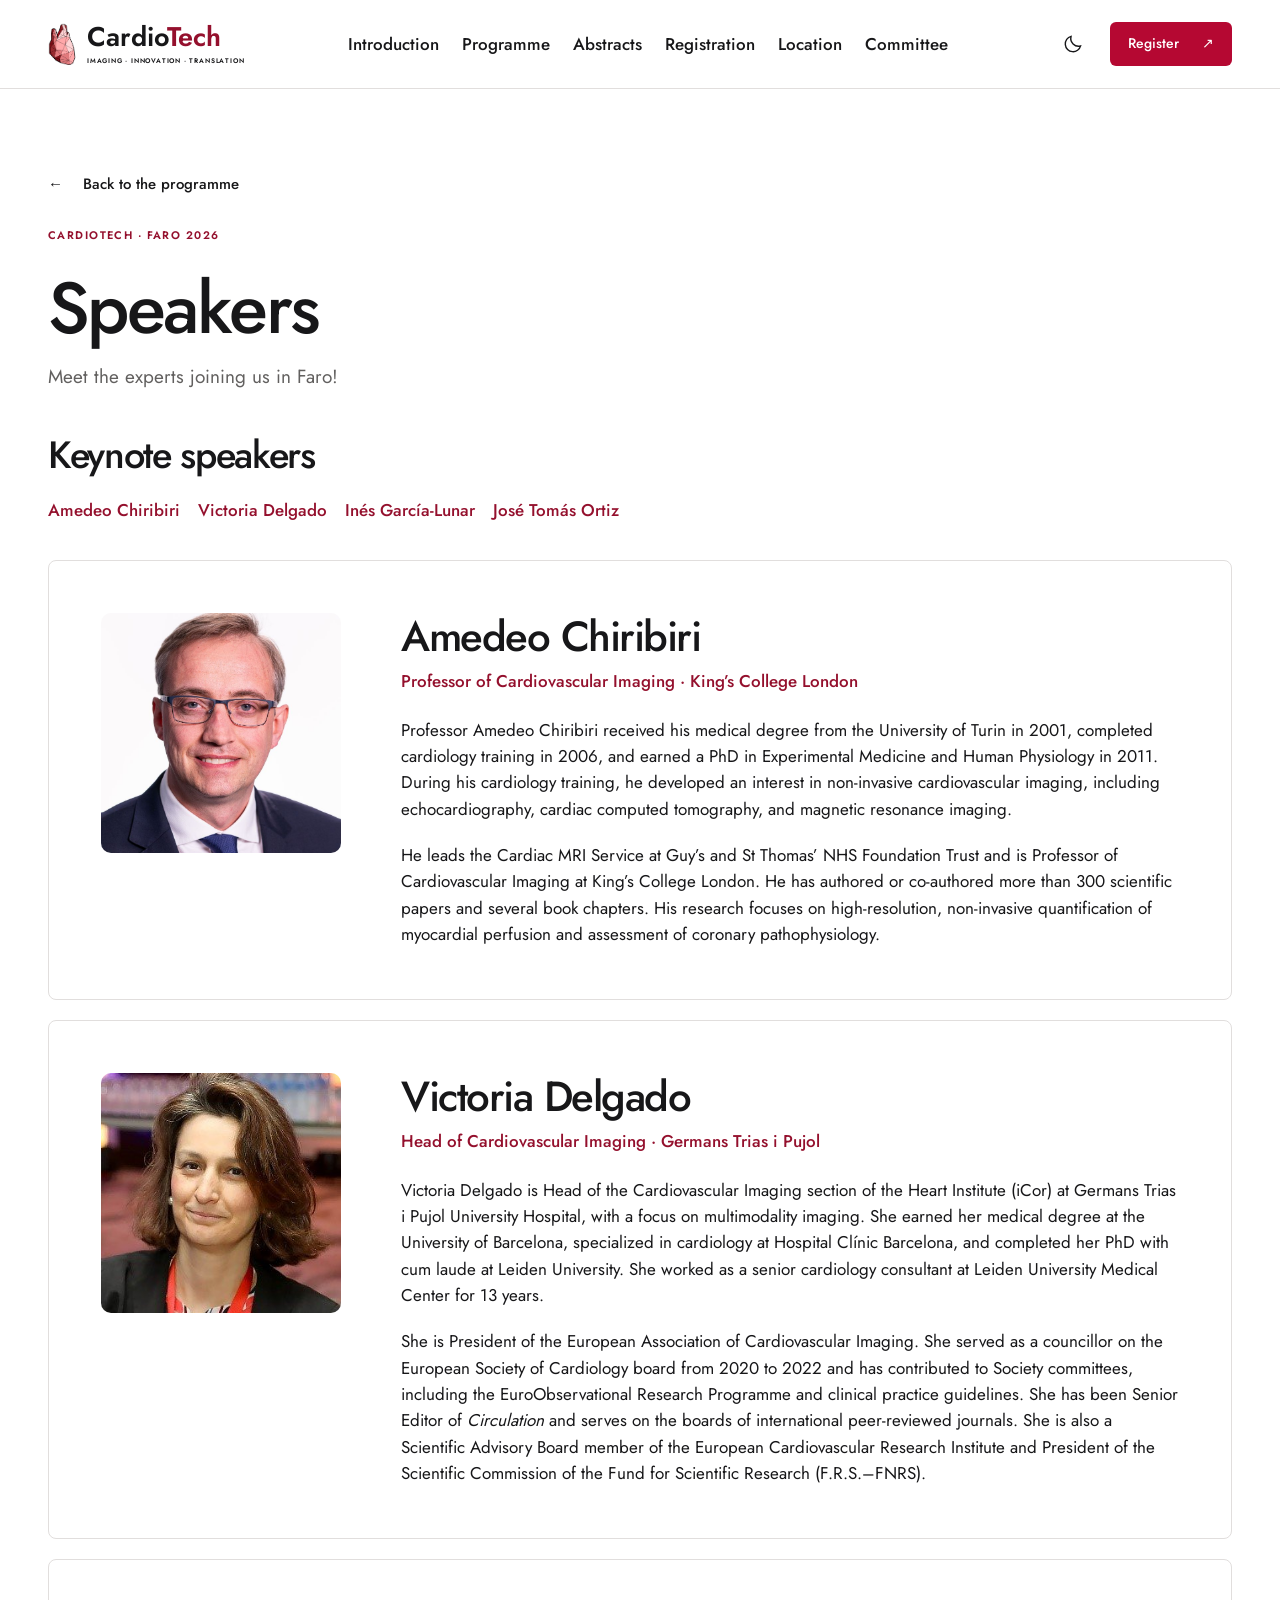
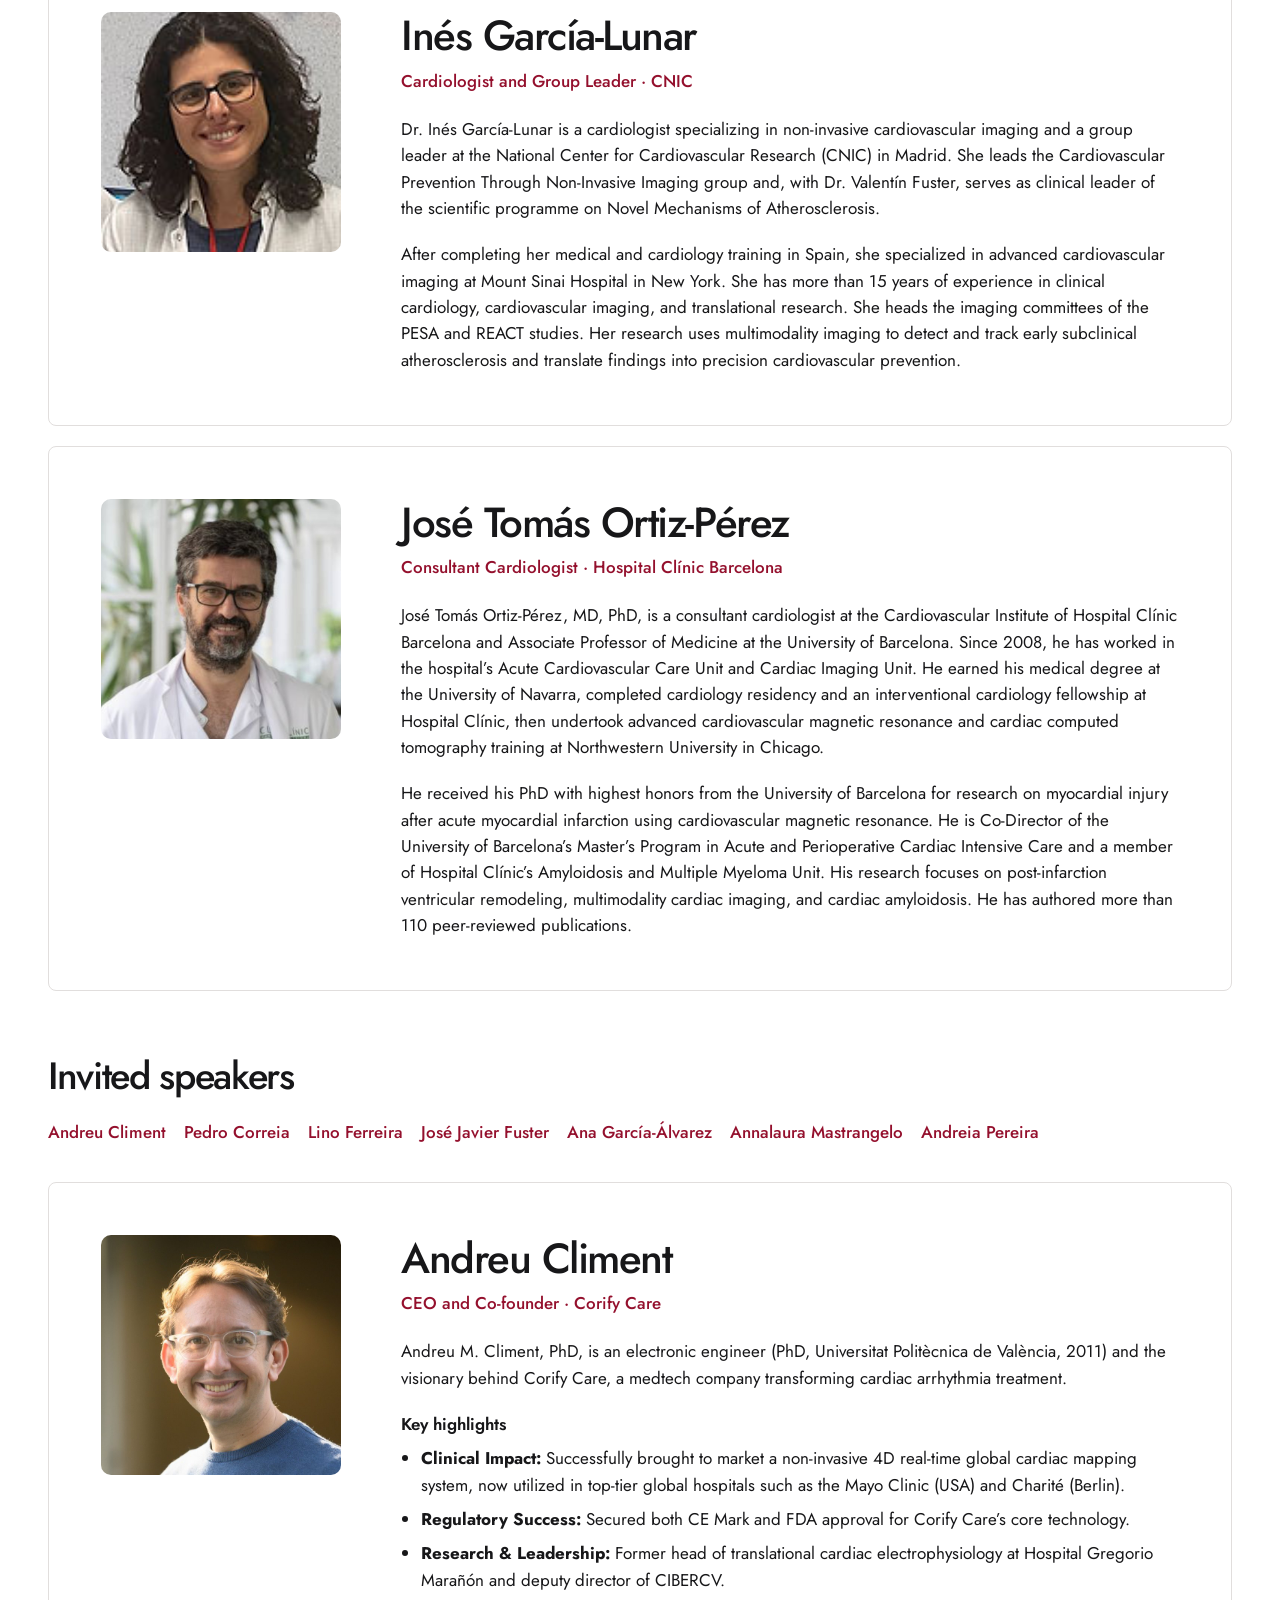
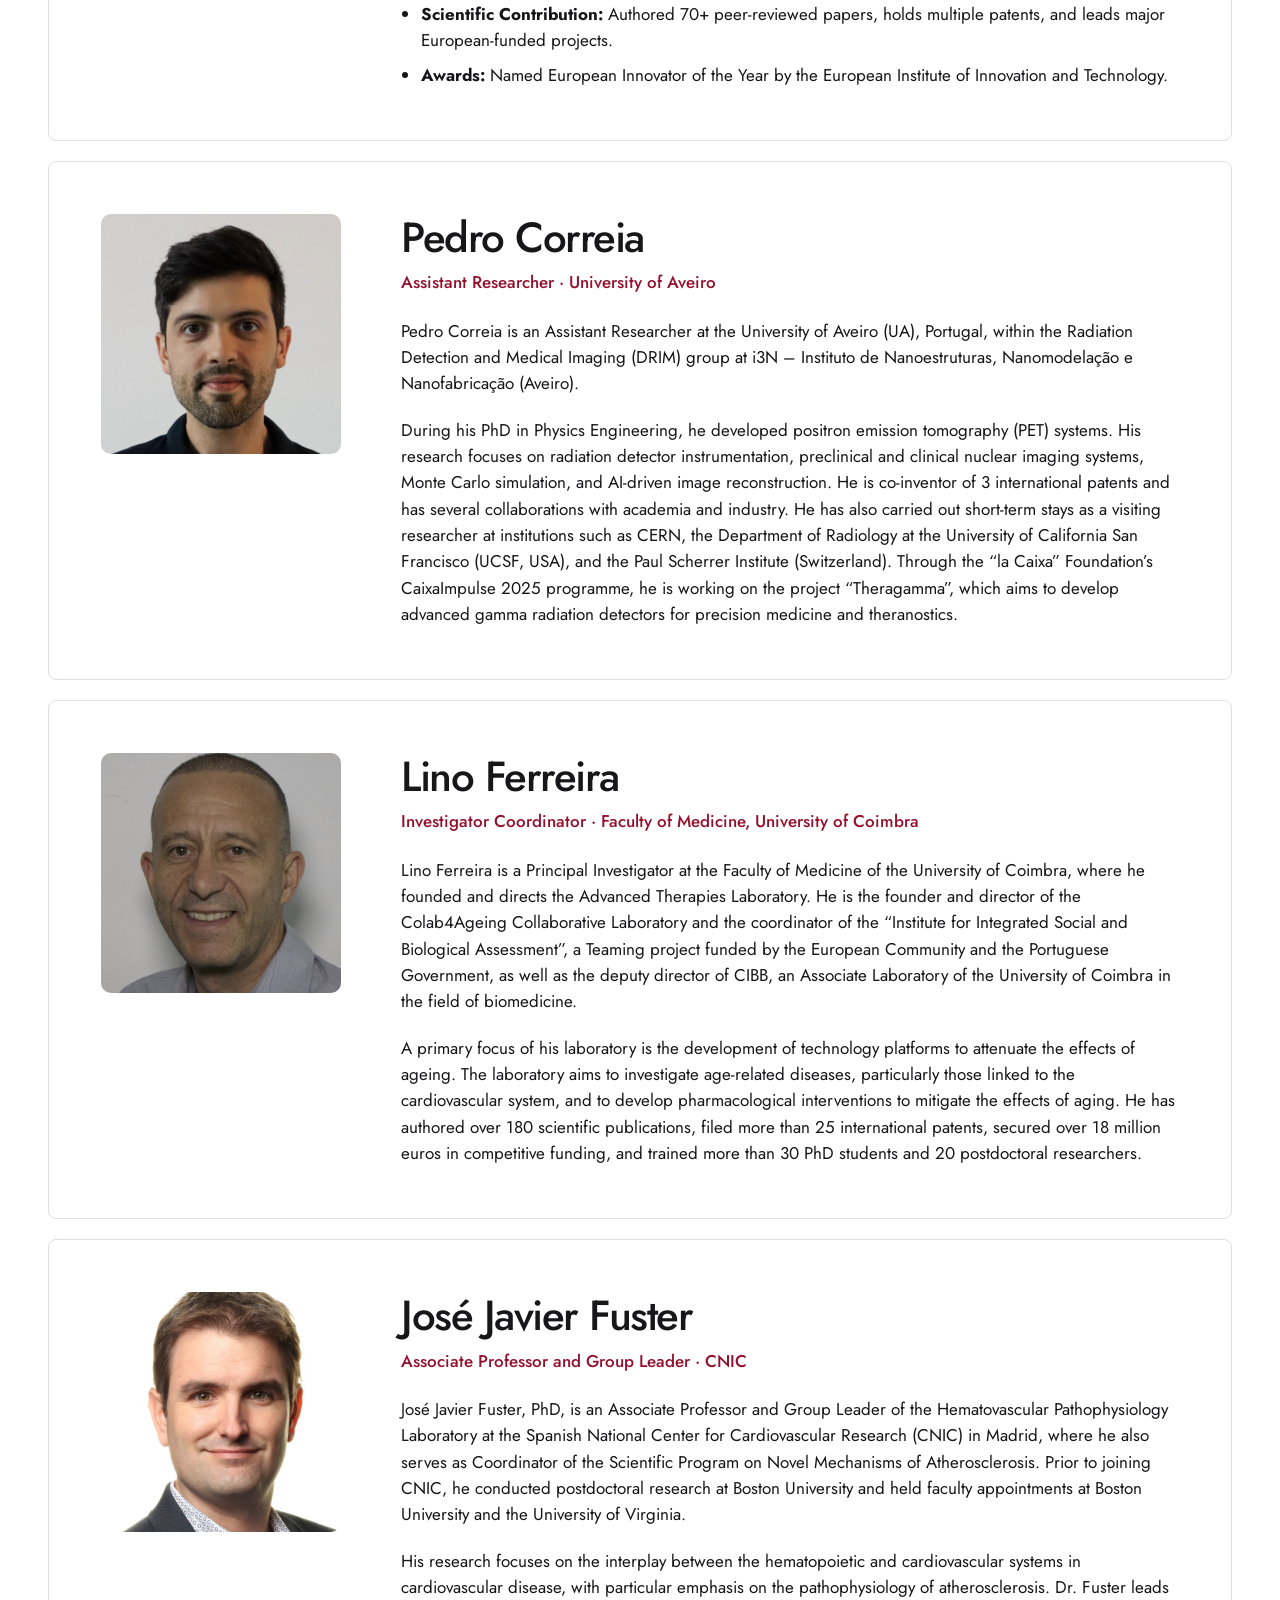
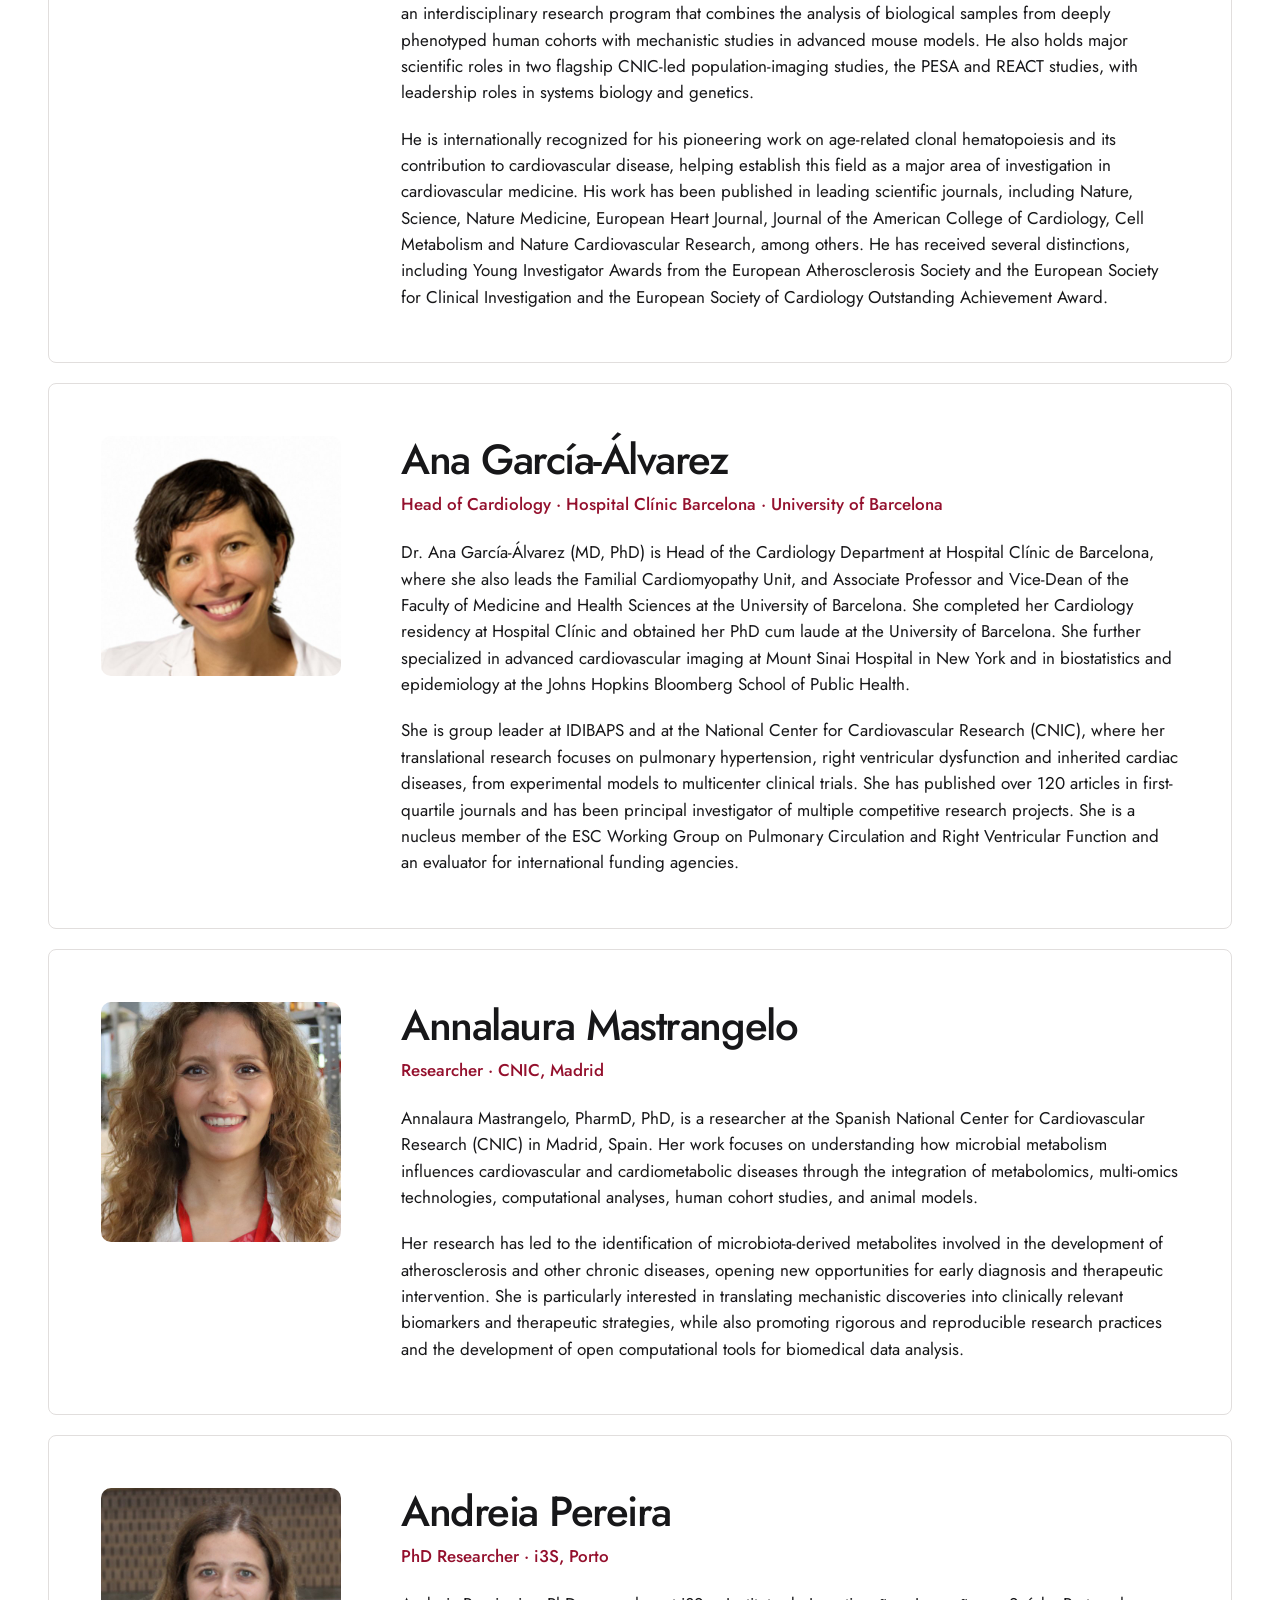
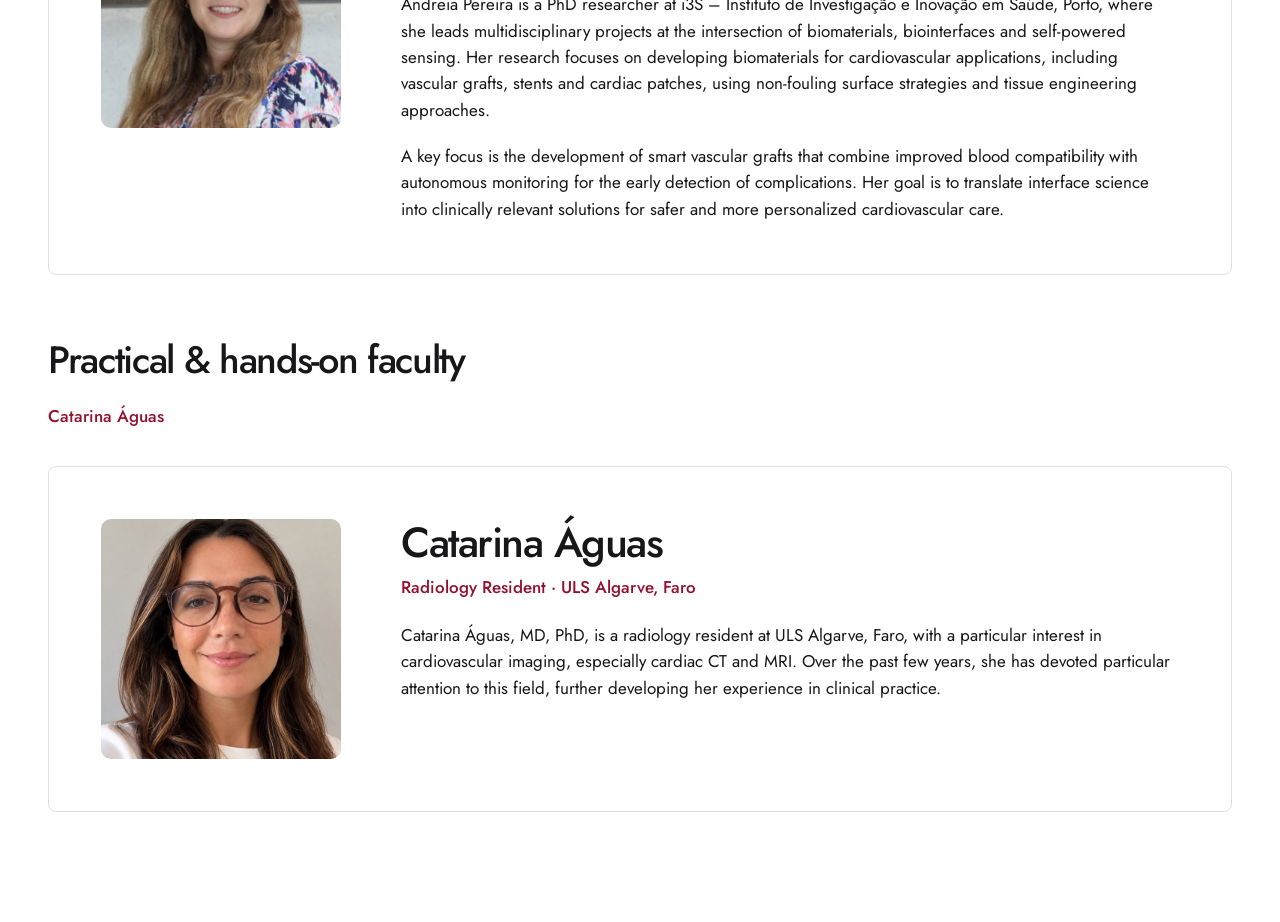
<file: speaker-bios.html>
<!doctype html>
<html lang="en">
  <head>
    <meta charset="utf-8" />
    <meta content="width=device-width, initial-scale=1" name="viewport" />
    <meta content="#ffffff" name="theme-color" />
    <meta
      content="Meet the keynote, invited and faculty speakers of the CardioTech Faro satellite event."
      name="description"
    />
    <link
      href="https://cardiotechmeet.com/speaker-bios.html"
      rel="canonical"
    />
    <title>Speaker biographies — CardioTech</title>
    <link href="cardiotech_logo.png" rel="icon" type="image/png" />
    <link
      as="font"
      crossorigin=""
      href="assets/fonts/jost-400.ttf"
      rel="preload"
      type="font/ttf"
    />
    <link href="styles.css" rel="stylesheet" />
    <link href="poster-theme.css" rel="stylesheet" />
    <script defer="" src="app.js"></script>
  </head>
  <body>
    <a class="skip-link" href="#main">Skip to content</a>
    <header class="site-header">
      <div class="header-inner">
        <a aria-label="CardioTech home" class="brand" href="index.html#home"
          ><img alt="" height="42" src="cardiotech_logo.png" width="30" /><span
            >Cardio<span class="brand-accent">Tech</span
            ><small>IMAGING · INNOVATION · TRANSLATION</small></span
          ></a
        >
        <button
          aria-controls="main-nav"
          aria-expanded="false"
          aria-label="Open navigation"
          class="menu-toggle icon-button"
        >
          <span></span><span></span>
        </button>
        <nav aria-label="Main navigation" id="main-nav">
          <a href="index.html#about">Introduction</a
          ><a href="index.html#programme">Programme</a
          ><a href="index.html#abstracts">Abstracts</a
          ><a href="index.html#registration">Registration</a
          ><a href="index.html#venue">Location</a
          ><a href="index.html#committee">Committee</a>
        </nav>
        <div class="header-actions">
          <button
            aria-label="Switch to dark theme"
            class="theme-toggle icon-button"
            title="Switch theme"
          >
            <svg
              aria-hidden="true"
              fill="none"
              stroke="currentColor"
              stroke-width="1.5"
              viewbox="0 0 24 24"
            >
              <path
                d="M20.3 14.1A8.5 8.5 0 0 1 9.9 3.7 8.5 8.5 0 1 0 20.3 14.1Z"
              ></path>
            </svg></button
          ><a class="button button-small" href="index.html#registration"
            >Register <span aria-hidden="true">↗</span></a
          >
        </div>
      </div>
    </header>
    <main class="speaker-bio-page container" id="main">
      <div class="speaker-bio-intro">
        <a class="text-link" href="index.html#programme"
          ><span aria-hidden="true">←</span> Back to the programme</a
        >
        <p class="section-kicker eyebrow">CARDIOTECH · FARO 2026</p>
        <h1>Speakers</h1>
        <p>
          Meet the experts joining us in Faro!
        </p>
      </div>
      <section aria-labelledby="keynote-speakers-heading" class="speaker-bio-group" id="keynote-speakers">
        <h2 id="keynote-speakers-heading">Keynote speakers</h2>
        <nav aria-label="Jump to a keynote speaker" class="speaker-bio-index">
          <a href="#amedeo-chiribiri">Amedeo Chiribiri</a>
          <a href="#victoria-delgado">Victoria Delgado</a>
          <a href="#ines-garcia-lunar">Inés García-Lunar</a>
          <a href="#jose-tomas-ortiz">José Tomás Ortiz</a>
        </nav>
        <div class="speaker-bio-list">
          <article
            aria-labelledby="amedeo-chiribiri-heading"
            class="speaker-bio-profile"
            id="amedeo-chiribiri"
          >
            <img
              alt="Amedeo Chiribiri"
              decoding="async"
              height="320"
              src="assets/people/amedeo-chiribiri.jpg"
              width="320"
            />
            <div>
              <h3 id="amedeo-chiribiri-heading">Amedeo Chiribiri</h3>
              <p class="speaker-bio-role">
                Professor of Cardiovascular Imaging · King’s College London
              </p>
              <p>
                Professor Amedeo Chiribiri received his medical degree from the
                University of Turin in 2001, completed cardiology training in
                2006, and earned a PhD in Experimental Medicine and Human
                Physiology in 2011. During his cardiology training, he developed
                an interest in non-invasive cardiovascular imaging, including
                echocardiography, cardiac computed tomography, and magnetic
                resonance imaging.
              </p>
              <p>
                He leads the Cardiac MRI Service at Guy’s and St Thomas’ NHS
                Foundation Trust and is Professor of Cardiovascular Imaging at
                King’s College London. He has authored or co-authored more than
                300 scientific papers and several book chapters. His research
                focuses on high-resolution, non-invasive quantification of
                myocardial perfusion and assessment of coronary pathophysiology.
              </p>
            </div>
          </article>
          <article
            aria-labelledby="victoria-delgado-heading"
            class="speaker-bio-profile"
            id="victoria-delgado"
          >
            <img
              alt="Victoria Delgado"
              decoding="async"
              height="320"
              src="assets/people/victoria-delgado.jpg"
              width="320"
            />
            <div>
              <h3 id="victoria-delgado-heading">Victoria Delgado</h3>
              <p class="speaker-bio-role">
                Head of Cardiovascular Imaging · Germans Trias i Pujol
              </p>
              <p>
                Victoria Delgado is Head of the Cardiovascular Imaging section
                of the Heart Institute (iCor) at Germans Trias i Pujol University
                Hospital, with a focus on multimodality imaging. She earned her
                medical degree at the University of Barcelona, specialized in
                cardiology at Hospital Clínic Barcelona, and completed her PhD
                with cum laude at Leiden University. She worked as a senior
                cardiology consultant at Leiden University Medical Center for 13
                years.
              </p>
              <p>
                She is President of the European Association of Cardiovascular
                Imaging. She served as a councillor on the European Society of
                Cardiology board from 2020 to 2022 and has contributed to
                Society committees, including the EuroObservational Research
                Programme and clinical practice guidelines. She has been Senior
                Editor of <em>Circulation</em> and serves on the boards of
                international peer-reviewed journals. She is also a Scientific
                Advisory Board member of the European Cardiovascular Research
                Institute and President of the Scientific Commission of the Fund
                for Scientific Research (F.R.S.–FNRS).
              </p>
            </div>
          </article>
          <article
            aria-labelledby="ines-garcia-lunar-heading"
            class="speaker-bio-profile"
            id="ines-garcia-lunar"
          >
            <img
              alt="Inés García-Lunar"
              decoding="async"
              height="320"
              src="assets/people/ines-garcia-lunar.jpg"
              width="320"
            />
            <div>
              <h3 id="ines-garcia-lunar-heading">Inés García-Lunar</h3>
              <p class="speaker-bio-role">
                Cardiologist and Group Leader · CNIC
              </p>
              <p>
                Dr. Inés García-Lunar is a cardiologist specializing in
                non-invasive cardiovascular imaging and a group leader at the
                National Center for Cardiovascular Research (CNIC) in Madrid. She
                leads the Cardiovascular Prevention Through Non-Invasive Imaging
                group and, with Dr. Valentín Fuster, serves as clinical leader of
                the scientific programme on Novel Mechanisms of Atherosclerosis.
              </p>
              <p>
                After completing her medical and cardiology training in Spain,
                she specialized in advanced cardiovascular imaging at Mount
                Sinai Hospital in New York. She has more than 15 years of
                experience in clinical cardiology, cardiovascular imaging, and
                translational research. She heads the imaging committees of the
                PESA and REACT studies. Her research uses multimodality imaging
                to detect and track early subclinical atherosclerosis and
                translate findings into precision cardiovascular prevention.
              </p>
            </div>
          </article>
          <article
            aria-labelledby="jose-tomas-ortiz-heading"
            class="speaker-bio-profile"
            id="jose-tomas-ortiz"
          >
            <img
              alt="José Tomás Ortiz-Pérez"
              decoding="async"
              height="320"
              src="assets/people/jose-tomas-ortiz.jpg"
              width="320"
            />
            <div>
              <h3 id="jose-tomas-ortiz-heading">José Tomás Ortiz-Pérez</h3>
              <p class="speaker-bio-role">
                Consultant Cardiologist · Hospital Clínic Barcelona
              </p>
              <p>
                José Tomás Ortiz-Pérez, MD, PhD, is a consultant cardiologist at
                the Cardiovascular Institute of Hospital Clínic Barcelona and
                Associate Professor of Medicine at the University of Barcelona.
                Since 2008, he has worked in the hospital’s Acute Cardiovascular
                Care Unit and Cardiac Imaging Unit. He earned his medical degree
                at the University of Navarra, completed cardiology residency and
                an interventional cardiology fellowship at Hospital Clínic, then
                undertook advanced cardiovascular magnetic resonance and cardiac
                computed tomography training at Northwestern University in
                Chicago.
              </p>
              <p>
                He received his PhD with highest honors from the University of
                Barcelona for research on myocardial injury after acute
                myocardial infarction using cardiovascular magnetic resonance.
                He is Co-Director of the University of Barcelona’s Master’s
                Program in Acute and Perioperative Cardiac Intensive Care and a
                member of Hospital Clínic’s Amyloidosis and Multiple Myeloma
                Unit. His research focuses on post-infarction ventricular
                remodeling, multimodality cardiac imaging, and cardiac
                amyloidosis. He has authored more than 110 peer-reviewed
                publications.
              </p>
            </div>
          </article>
        </div>
      </section>
      <section aria-labelledby="invited-speakers-heading" class="speaker-bio-group" id="invited-speakers">
        <h2 id="invited-speakers-heading">Invited speakers</h2>
        <nav aria-label="Jump to a speaker: Invited speakers" class="speaker-bio-index">
          <a href="#andreu-climent">Andreu Climent</a>
          <a href="#pedro-correia">Pedro Correia</a>
          <a href="#lino-ferreira">Lino Ferreira</a>
          <a href="#jose-javier-fuster">José Javier Fuster</a>
          <a href="#ana-garcia-alvarez">Ana García-Álvarez</a>
          <a href="#annalaura-mastrangelo">Annalaura Mastrangelo</a>
          <a href="#andreia-pereira">Andreia Pereira</a>
        </nav>
        <div class="speaker-bio-list">
        <article
          aria-labelledby="andreu-climent-heading"
          class="speaker-bio-profile"
          id="andreu-climent"
        >
          <img
            alt="Andreu Climent"
            decoding="async"
            height="320"
            loading="lazy"
            src="assets/people/andreu-climent.jpg"
            width="320"
          />
          <div>
            <h3 id="andreu-climent-heading">Andreu Climent</h3>
            <p class="speaker-bio-role">CEO and Co-founder · Corify Care</p>
            <p>
              Andreu M. Climent, PhD, is an electronic engineer (PhD,
              Universitat Politècnica de València, 2011) and the visionary
              behind Corify Care, a medtech company transforming cardiac
              arrhythmia treatment.
            </p>
            <p class="speaker-bio-highlights-title">Key highlights</p>
            <ul class="speaker-bio-highlights">
              <li><strong>Clinical Impact:</strong> Successfully brought to market a non-invasive 4D real-time global cardiac mapping system, now utilized in top-tier global hospitals such as the Mayo Clinic (USA) and Charité (Berlin).</li>
              <li><strong>Regulatory Success:</strong> Secured both CE Mark and FDA approval for Corify Care’s core technology.</li>
              <li><strong>Research &amp; Leadership:</strong> Former head of translational cardiac electrophysiology at Hospital Gregorio Marañón and deputy director of CIBERCV.</li>
              <li><strong>Scientific Contribution:</strong> Authored 70+ peer-reviewed papers, holds multiple patents, and leads major European-funded projects.</li>
              <li><strong>Awards:</strong> Named European Innovator of the Year by the European Institute of Innovation and Technology.</li>
            </ul>
          </div>
        </article>
        <article
          aria-labelledby="pedro-correia-heading"
          class="speaker-bio-profile"
          id="pedro-correia"
        >
          <img
            alt="Pedro Correia"
            decoding="async"
            height="320"
            loading="lazy"
            src="assets/people/pedro-correia.png"
            width="320"
          />
          <div>
            <h3 id="pedro-correia-heading">Pedro Correia</h3>
            <p class="speaker-bio-role">Assistant Researcher · University of Aveiro</p>
            <p>
              Pedro Correia is an Assistant Researcher at the University of Aveiro (UA), Portugal, within the Radiation Detection and Medical Imaging (DRIM) group at i3N – Instituto de Nanoestruturas, Nanomodelação e Nanofabricação (Aveiro).
            </p>
            <p>
              During his PhD in Physics Engineering, he developed positron emission tomography (PET) systems. His research focuses on radiation detector instrumentation, preclinical and clinical nuclear imaging systems, Monte Carlo simulation, and AI-driven image reconstruction. He is co-inventor of 3 international patents and has several collaborations with academia and industry. He has also carried out short-term stays as a visiting researcher at institutions such as CERN, the Department of Radiology at the University of California San Francisco (UCSF, USA), and the Paul Scherrer Institute (Switzerland). Through the “la Caixa” Foundation’s CaixaImpulse 2025 programme, he is working on the project “Theragamma”, which aims to develop advanced gamma radiation detectors for precision medicine and theranostics.
            </p>
          </div>
        </article>
        <article
          aria-labelledby="lino-ferreira-heading"
          class="speaker-bio-profile"
          id="lino-ferreira"
        >
          <img
            alt="Lino Ferreira"
            decoding="async"
            height="320"
            loading="lazy"
            src="assets/people/lino-ferreira.jpg"
            width="320"
          />
          <div>
            <h3 id="lino-ferreira-heading">Lino Ferreira</h3>
            <p class="speaker-bio-role">Investigator Coordinator · Faculty of Medicine, University of Coimbra</p>
            <p>
              Lino Ferreira is a Principal Investigator at the Faculty of Medicine of the University of Coimbra, where he founded and directs the Advanced Therapies Laboratory. He is the founder and director of the Colab4Ageing Collaborative Laboratory and the coordinator of the “Institute for Integrated Social and Biological Assessment”, a Teaming project funded by the European Community and the Portuguese Government, as well as the deputy director of CIBB, an Associate Laboratory of the University of Coimbra in the field of biomedicine.
            </p>
            <p>
              A primary focus of his laboratory is the development of technology platforms to attenuate the effects of ageing. The laboratory aims to investigate age-related diseases, particularly those linked to the cardiovascular system, and to develop pharmacological interventions to mitigate the effects of aging. He has authored over 180 scientific publications, filed more than 25 international patents, secured over 18 million euros in competitive funding, and trained more than 30 PhD students and 20 postdoctoral researchers.
            </p>
          </div>
        </article>
        <article
          aria-labelledby="jose-javier-fuster-heading"
          class="speaker-bio-profile"
          id="jose-javier-fuster"
        >
          <img
            alt="José Javier Fuster"
            decoding="async"
            height="320"
            loading="lazy"
            src="assets/people/jose-javier-fuster.jpg"
            width="320"
          />
          <div>
            <h3 id="jose-javier-fuster-heading">José Javier Fuster</h3>
            <p class="speaker-bio-role">Associate Professor and Group Leader · CNIC</p>
            <p>
              José Javier Fuster, PhD, is an Associate Professor and Group Leader of the Hematovascular Pathophysiology Laboratory at the Spanish National Center for Cardiovascular Research (CNIC) in Madrid, where he also serves as Coordinator of the Scientific Program on Novel Mechanisms of Atherosclerosis. Prior to joining CNIC, he conducted postdoctoral research at Boston University and held faculty appointments at Boston University and the University of Virginia.
            </p>
            <p>
              His research focuses on the interplay between the hematopoietic and cardiovascular systems in cardiovascular disease, with particular emphasis on the pathophysiology of atherosclerosis. Dr. Fuster leads an interdisciplinary research program that combines the analysis of biological samples from deeply phenotyped human cohorts with mechanistic studies in advanced mouse models. He also holds major scientific roles in two flagship CNIC-led population-imaging studies, the PESA and REACT studies, with leadership roles in systems biology and genetics.
            </p>
            <p>
              He is internationally recognized for his pioneering work on age-related clonal hematopoiesis and its contribution to cardiovascular disease, helping establish this field as a major area of investigation in cardiovascular medicine. His work has been published in leading scientific journals, including Nature, Science, Nature Medicine, European Heart Journal, Journal of the American College of Cardiology, Cell Metabolism and Nature Cardiovascular Research, among others. He has received several distinctions, including Young Investigator Awards from the European Atherosclerosis Society and the European Society for Clinical Investigation and the European Society of Cardiology Outstanding Achievement Award.
            </p>
          </div>
        </article>
        <article
          aria-labelledby="ana-garcia-alvarez-heading"
          class="speaker-bio-profile"
          id="ana-garcia-alvarez"
        >
          <img
            alt="Ana García-Álvarez"
            decoding="async"
            height="320"
            loading="lazy"
            src="assets/people/ana-garcia.jpg"
            width="320"
          />
          <div>
            <h3 id="ana-garcia-alvarez-heading">Ana García-Álvarez</h3>
            <p class="speaker-bio-role">Head of Cardiology · Hospital Clínic Barcelona · University of Barcelona</p>
            <p>
              Dr. Ana García-Álvarez (MD, PhD) is Head of the Cardiology Department at Hospital Clínic de Barcelona, where she also leads the Familial Cardiomyopathy Unit, and Associate Professor and Vice-Dean of the Faculty of Medicine and Health Sciences at the University of Barcelona. She completed her Cardiology residency at Hospital Clínic and obtained her PhD cum laude at the University of Barcelona. She further specialized in advanced cardiovascular imaging at Mount Sinai Hospital in New York and in biostatistics and epidemiology at the Johns Hopkins Bloomberg School of Public Health.
            </p>
            <p>
              She is group leader at IDIBAPS and at the National Center for Cardiovascular Research (CNIC), where her translational research focuses on pulmonary hypertension, right ventricular dysfunction and inherited cardiac diseases, from experimental models to multicenter clinical trials. She has published over 120 articles in first-quartile journals and has been principal investigator of multiple competitive research projects. She is a nucleus member of the ESC Working Group on Pulmonary Circulation and Right Ventricular Function and an evaluator for international funding agencies.
            </p>
          </div>
        </article>
        <article
          aria-labelledby="annalaura-mastrangelo-heading"
          class="speaker-bio-profile"
          id="annalaura-mastrangelo"
        >
          <img
            alt="Annalaura Mastrangelo"
            decoding="async"
            height="320"
            loading="lazy"
            src="assets/people/ana-laura-mastrangelo.jpg"
            width="320"
          />
          <div>
            <h3 id="annalaura-mastrangelo-heading">Annalaura Mastrangelo</h3>
            <p class="speaker-bio-role">Researcher · CNIC, Madrid</p>
            <p>
              Annalaura Mastrangelo, PharmD, PhD, is a researcher at the Spanish National Center for Cardiovascular Research (CNIC) in Madrid, Spain. Her work focuses on understanding how microbial metabolism influences cardiovascular and cardiometabolic diseases through the integration of metabolomics, multi-omics technologies, computational analyses, human cohort studies, and animal models.
            </p>
            <p>
              Her research has led to the identification of microbiota-derived metabolites involved in the development of atherosclerosis and other chronic diseases, opening new opportunities for early diagnosis and therapeutic intervention. She is particularly interested in translating mechanistic discoveries into clinically relevant biomarkers and therapeutic strategies, while also promoting rigorous and reproducible research practices and the development of open computational tools for biomedical data analysis.
            </p>
          </div>
        </article>
        <article
          aria-labelledby="andreia-pereira-heading"
          class="speaker-bio-profile"
          id="andreia-pereira"
        >
          <img
            alt="Andreia Pereira"
            decoding="async"
            height="320"
            loading="lazy"
            src="assets/people/andreia-pereira.jpg"
            width="320"
          />
          <div>
            <h3 id="andreia-pereira-heading">Andreia Pereira</h3>
            <p class="speaker-bio-role">PhD Researcher · i3S, Porto</p>
            <p>
              Andreia Pereira is a PhD researcher at i3S – Instituto de Investigação e Inovação em Saúde, Porto, where she leads multidisciplinary projects at the intersection of biomaterials, biointerfaces and self-powered sensing. Her research focuses on developing biomaterials for cardiovascular applications, including vascular grafts, stents and cardiac patches, using non-fouling surface strategies and tissue engineering approaches.
            </p>
            <p>
              A key focus is the development of smart vascular grafts that combine improved blood compatibility with autonomous monitoring for the early detection of complications. Her goal is to translate interface science into clinically relevant solutions for safer and more personalized cardiovascular care.
            </p>
          </div>
        </article>
        </div>
      </section>
      <section aria-labelledby="faculty-heading" class="speaker-bio-group" id="faculty">
        <h2 id="faculty-heading">Practical &amp; hands-on faculty</h2>
        <nav aria-label="Jump to a speaker: Practical &amp; hands-on faculty" class="speaker-bio-index">
          <a href="#catarina-aguas">Catarina Águas</a>
        </nav>
        <div class="speaker-bio-list">
        <article
          aria-labelledby="catarina-aguas-heading"
          class="speaker-bio-profile"
          id="catarina-aguas"
        >
          <img
            alt="Catarina Águas"
            decoding="async"
            height="320"
            loading="lazy"
            src="assets/people/catarina-aguas.jpg"
            width="320"
          />
          <div>
            <h3 id="catarina-aguas-heading">Catarina Águas</h3>
            <p class="speaker-bio-role">Radiology Resident · ULS Algarve, Faro</p>
            <p>
              Catarina Águas, MD, PhD, is a radiology resident at ULS Algarve, Faro, with a particular interest in cardiovascular imaging, especially cardiac CT and MRI. Over the past few years, she has devoted particular attention to this field, further developing her experience in clinical practice.
            </p>
          </div>
        </article>
        </div>
      </section>
    </main>
  </body>
</html>
</file>
<file: styles.css>
@font-face {
  font-family: Jost;
  src: url("assets/fonts/jost-400.ttf") format("truetype");
  font-weight: 400;
  font-display: swap;
}
@font-face {
  font-family: Jost;
  src: url("assets/fonts/jost-500.ttf") format("truetype");
  font-weight: 500;
  font-display: swap;
}
@font-face {
  font-family: Jost;
  src: url("assets/fonts/jost-600.ttf") format("truetype");
  font-weight: 600;
  font-display: swap;
}
@font-face {
  font-family: Jost;
  src: url("assets/fonts/jost-700.ttf") format("truetype");
  font-weight: 700;
  font-display: swap;
}
:root {
  --primary: #b50832;
  --secondary: #d7193f;
  --accent: #94102d;
  --accent-soft: #f9edef;
  --surface: #fff;
  --background: #faf9f7;
  --subtle: #f1f0ee;
  --text: #18181d;
  --muted: #62616a;
  --line: #dedce0;
  --dark: #17171b;
  --radius: 16px;
  --space: 24px;
  color-scheme: light;
}
:root[data-theme="dark"] {
  --surface: #222226;
  --background: #19191d;
  --subtle: #26262c;
  --text: #f4f2f6;
  --muted: #b5b1bd;
  --line: #414047;
  --accent: #ffb3bf;
  --accent-soft: #48232b;
  color-scheme: dark;
}
* {
  box-sizing: border-box;
}
html {
  scroll-behavior: smooth;
  scroll-padding-top: 110px;
}
body {
  margin: 0;
  background: var(--background);
  color: var(--text);
  font-family: Jost, Arial, sans-serif;
  font-size: 17px;
  line-height: 1.55;
  -webkit-font-smoothing: antialiased;
}
button,
a,
input {
  -webkit-tap-highlight-color: transparent;
}
button,
a {
  touch-action: manipulation;
}
button {
  font: inherit;
  cursor: pointer;
}
a {
  color: inherit;
  text-decoration: none;
}
p {
  margin: 0 0 20px;
}
h1,
h2,
h3,
h4 {
  line-height: 1.12;
  margin: 0;
  font-weight: 500;
  letter-spacing: -0.035em;
}
h2 {
  font-size: clamp(36px, 4vw, 52px);
}
h3 {
  font-size: 27px;
}
h4 {
  font-size: 22px;
}
button,
iframe {
  border: 0;
}
img {
  display: block;
  max-width: 100%;
  height: auto;
}
button:focus-visible,
a:focus-visible,
summary:focus-visible,
[tabindex]:focus-visible {
  outline: 3px solid var(--primary);
  outline-offset: 6px;
}
::selection {
  background: #f5c9d2;
  color: #18181d;
}
[hidden] {
  display: none !important;
}
.container {
  width: min(1200px, calc(100% - 96px));
  margin-inline: auto;
}
.section {
  padding-block: 104px;
}
.eyebrow {
  font-size: 11px;
  font-weight: 600;
  letter-spacing: 0.13em;
  line-height: 1.6;
}
.section-kicker {
  color: var(--accent);
  margin-bottom: 23px;
}
.skip-link {
  position: fixed;
  top: 8px;
  left: 8px;
  z-index: 100;
  background: var(--surface);
  padding: 12px 24px;
  transform: translateY(-150%);
}
.skip-link:focus {
  transform: translateY(0);
}
.site-header {
  position: sticky;
  top: 0;
  background: var(--surface);
  z-index: 30;
  border-bottom: 1px solid var(--line);
}
.header-inner {
  max-width: 1440px;
  min-height: 88px;
  margin: auto;
  padding: 12px 48px;
  display: flex;
  align-items: center;
  justify-content: space-between;
  gap: 25px;
}
.brand {
  min-height: 44px;
  display: flex;
  align-items: center;
  gap: 10px;
  font-size: 27px;
  font-weight: 600;
  line-height: 1;
}
.brand img {
  width: 29px;
  height: 42px;
  object-fit: contain;
}
.brand-accent {
  color: var(--accent);
}
.brand small {
  display: block;
  font-size: 6.7px;
  letter-spacing: 0.12em;
  margin-top: 8px;
}
.site-header nav {
  display: flex;
  gap: 25px;
}
.site-header nav a {
  font-size: 14px;
  min-height: 44px;
  display: flex;
  align-items: center;
  position: relative;
}
.site-header nav a:hover,
.site-header nav a[aria-current] {
  color: var(--accent);
}
.site-header nav a[aria-current]:after {
  content: "";
  position: absolute;
  bottom: 0;
  left: 0;
  right: 0;
  height: 2px;
  background: var(--accent);
}
.header-actions {
  display: flex;
  gap: 15px;
  align-items: center;
}
.icon-button {
  width: 44px;
  height: 44px;
  display: grid;
  place-content: center;
  color: var(--text);
  background: transparent;
  border-radius: 50%;
}
.icon-button:hover {
  background: var(--subtle);
}
.icon-button svg {
  width: 22px;
  height: 22px;
}
.menu-toggle {
  display: none;
}
.button {
  display: inline-flex;
  align-items: center;
  justify-content: space-between;
  gap: 28px;
  min-height: 52px;
  padding: 14px 23px;
  border-radius: 6px;
  background: var(--primary);
  color: #fff;
  font-size: 15px;
  font-weight: 500;
  line-height: 1.4;
  border: 1px solid transparent;
  transition:
    background 0.2s,
    transform 0.2s;
}
.button:hover {
  background: #900625;
  transform: translateY(-2px);
}
.button:active {
  transform: translateY(0);
}
.button-small {
  min-height: 44px;
  padding: 10px 17px;
  font-size: 14px;
  gap: 23px;
}
.button-outline {
  background: transparent;
  border-color: #67656e;
}
.button-outline:hover {
  background: #34323a;
}
.button-secondary {
  background: var(--surface);
  border-color: var(--line);
  color: var(--text);
}
.button-secondary:hover {
  background: var(--accent-soft);
}
.button-white {
  background: #fff;
  color: #29212b;
}
.button-white:hover {
  background: #f7e5e8;
}
.button-group {
  display: grid;
  grid-template-columns: repeat(2, minmax(0, 1fr));
  gap: 14px;
}
.button-wide {
  grid-column: 1 / -1;
}
.hero-actions {
  width: fit-content;
  max-width: 100%;
}
.hero .button-white {
  border-color: var(--line);
}
:root[data-theme="dark"] .hero .button-white {
  background: var(--surface);
  color: var(--text);
}
:root[data-theme="dark"] .hero .button-white:hover {
  background: var(--accent-soft);
}
.text-link {
  display: inline-flex;
  min-height: 44px;
  align-items: center;
  gap: 20px;
  font-size: 15px;
  font-weight: 500;
}
.text-link:hover {
  text-decoration: underline;
  text-underline-offset: 5px;
}
.file-label {
  font-size: 10px;
  letter-spacing: 0.08em;
}
.source-link {
  color: var(--muted);
  margin-top: 18px;
  font-size: 13px;
}
.hero {
  background: var(--dark);
  color: #fff;
  overflow: hidden;
}
.hero-grid {
  display: grid;
  grid-template-columns: 1.3fr 1fr;
  align-items: center;
  min-height: 642px;
  padding-block: 67px 64px;
  position: relative;
}
.hero-copy {
  z-index: 1;
}
.hero .eyebrow {
  color: #cbc6d0;
}
.status-dot {
  display: inline-block;
  width: 7px;
  height: 7px;
  border-radius: 50%;
  background: #f04c66;
  margin-right: 9px;
}
.hero h1 {
  font-size: clamp(56px, 6.3vw, 88px);
  line-height: 1.03;
  letter-spacing: -0.055em;
  font-weight: 500;
  margin: 25px 0;
}
.hero h1 > span {
  color: #ffb3bf;
}
.hero-subtitle {
  font-size: 24px;
  line-height: 1.35;
  margin-bottom: 19px;
  color: #f5f2f7;
  letter-spacing: -0.02em;
}
.hero-description {
  max-width: 420px;
  font-size: 16px;
  color: #b9b5c0;
  margin-bottom: 30px;
  line-height: 1.6;
}
.hero-art {
  position: relative;
  height: 500px;
  display: grid;
  place-items: center;
}
.hero-art img {
  height: 438px;
  width: auto;
  position: relative;
  transform: rotate(8deg);
  z-index: 1;
  filter: drop-shadow(0 20px 30px #0005);
}
.orbit {
  position: absolute;
  border: 1px solid #ffffff13;
  border-radius: 50%;
  width: 420px;
  height: 420px;
}
.orbit-two {
  width: 510px;
  height: 510px;
  border-style: dashed;
}
.hero-art:after {
  content: "";
  position: absolute;
  inset: 10%;
  background: radial-gradient(ellipse, #83132b22, transparent 65%);
}
.art-label {
  position: absolute;
  font-size: 9px;
  letter-spacing: 0.18em;
  color: #aaa5b2;
  z-index: 2;
}
.art-label-top {
  top: 18px;
  right: 10px;
}
.art-label-bottom {
  bottom: 20px;
  left: 32px;
}
.art-label-bottom span {
  color: #f68ca0;
  font-size: 20px;
  padding-left: 24px;
}
.art-cross {
  position: absolute;
  color: #7c7583;
  font-size: 23px;
  font-weight: 400;
}
.cross-one {
  left: 0;
  top: 65px;
}
.cross-two {
  right: 0;
  bottom: 68px;
}
.event-strip {
  display: grid;
  grid-template-columns: 1fr 1fr;
  border-top: 1px solid #ffffff26;
  padding: 28px 0 34px;
  gap: 32px;
}
.event-strip-item {
  display: flex;
  align-items: center;
  gap: 20px;
}
.event-strip-item:first-child {
  border-right: 1px solid #ffffff26;
  padding-right: 36px;
}
.event-strip-item > div {
  display: flex;
  flex-direction: column;
}
.event-number {
  font-size: 12px;
  color: #e1aab6;
  align-self: flex-start;
  margin-top: 4px;
}
.event-strip-item .eyebrow {
  font-size: 9px;
  color: #bcb6c4;
}
.event-strip-item strong {
  font-size: 23px;
  font-weight: 500;
  margin: 4px 0;
}
.event-strip-item div > span:last-child {
  font-size: 13px;
  color: #bdb7c5;
}
.event-arrow {
  margin-left: auto;
  font-size: 27px;
  color: #ffc0c9;
}
.event-strip-item:hover strong {
  color: #ffb3bf;
}
.section-heading {
  display: flex;
  justify-content: space-between;
  align-items: flex-end;
  gap: 50px;
  margin-bottom: 45px;
}
.intro-lead {
  margin-top: 30px;
  color: var(--muted);
  font-size: clamp(17px, 1.6vw, 21px);
  line-height: 1.6;
}
.intro-lead + .intro-lead {
  margin-top: 18px;
}
.intro-events {
  padding-left: 1.2em;
}
.intro-events li + li {
  margin-top: 8px;
}
.intro-events strong {
  font-weight: 500;
  color: var(--text);
}
.intro-copy {
  max-width: 430px;
  color: var(--muted);
  font-size: 17px;
}
.intro-copy p {
  margin-bottom: 12px;
}
.intro-copy .text-link {
  color: var(--text);
}
.about-grid {
  display: grid;
  grid-template-columns: 1.15fr 1.1fr 1fr;
  gap: 20px;
}
.feature-card {
  border: 1px solid var(--line);
  padding: 30px;
  border-radius: var(--radius);
  background: var(--surface);
  position: relative;
  overflow: hidden;
}
.card-index {
  font-size: 10px;
  letter-spacing: 0.13em;
  font-weight: 600;
  display: block;
  margin-bottom: 40px;
  color: var(--muted);
}
.feature-card h3 {
  font-size: 29px;
  margin-bottom: 22px;
}
.feature-card p {
  font-size: 15px;
  line-height: 1.65;
  color: var(--muted);
}
.feature-primary {
  background: var(--accent-soft);
  border-color: transparent;
}
.feature-primary .card-index {
  color: var(--accent);
}
.feature-primary .text-link {
  position: relative;
  z-index: 1;
  font-size: 14px;
}
.feature-decoration {
  font-size: 150px;
  position: absolute;
  right: -15px;
  bottom: -45px;
  color: var(--accent);
  opacity: 0.07;
}
.mini-date {
  font-size: 13px;
  font-weight: 600;
  margin-top: 26px;
}
.mini-date span {
  display: block;
  font-size: 12px;
  font-weight: 400;
  color: var(--muted);
  margin-top: 7px;
}
.focus-card ul {
  list-style: none;
  padding: 0;
  margin: 0 0 33px;
}
.focus-card li {
  display: flex;
  justify-content: space-between;
  padding: 12px 0;
  border-bottom: 1px solid var(--line);
  font-size: 16px;
}
.focus-card li:first-child {
  padding-top: 0;
}
.focus-card li span {
  color: var(--muted);
  font-size: 10px;
  align-self: center;
}
.focus-card p {
  margin: 0;
  font-size: 13px;
}
.programme-section {
  background: var(--subtle);
}
.section-side {
  max-width: 350px;
}
.section-side p {
  font-size: 15px;
  color: var(--muted);
}
.schedule {
  border-radius: var(--radius);
  overflow: hidden;
  border: 1px solid var(--line);
  background: var(--surface);
}
.day-tabs {
  display: grid;
  grid-template-columns: repeat(3, 1fr);
  border-bottom: 1px solid var(--line);
}
.day-tabs button {
  position: relative;
  text-align: left;
  background: transparent;
  color: var(--muted);
  padding: 24px 28px;
  border-right: 1px solid var(--line);
  border-bottom: 3px solid transparent;
}
.day-tabs button:last-child {
  border-right: 0;
}
.day-tabs button[aria-selected="true"] {
  background: var(--accent-soft);
  color: var(--text);
  border-bottom-color: var(--primary);
}
.day-tabs button:hover {
  background: var(--subtle);
}
.day-tabs button:focus-visible {
  outline-offset: -6px;
}
.day-tabs button > span:first-child {
  display: block;
  font-size: 10px;
  letter-spacing: 0.13em;
  margin-bottom: 7px;
}
.day-tabs strong {
  font-size: 21px;
  font-weight: 500;
}
.tab-arrow {
  position: absolute;
  right: 25px;
  top: 40px;
  font-size: 22px;
}
.day-panel {
  padding: 8px 32px;
}
.session {
  display: grid;
  grid-template-columns: 175px 1fr;
  align-items: center;
  gap: 18px;
  padding: 25px 0;
  border-bottom: 1px solid var(--line);
}
.session:last-child {
  border: 0;
}
.session time {
  font-size: 15px;
  color: var(--muted);
  font-variant-numeric: tabular-nums;
}
.session h3 {
  font-size: 24px;
  margin-top: 8px;
}
.session-tag {
  background: var(--accent-soft);
  color: var(--accent);
  padding: 3px 8px;
  font-size: 9px;
  letter-spacing: 0.1em;
  font-weight: 600;
  border-radius: 3px;
}
.neutral-tag {
  color: var(--muted);
  background: var(--subtle);
}
.session-marker {
  font-size: 20px;
  color: var(--muted);
}
.session {
  align-items: start;
}
.session time {
  padding-top: 6px;
}
.session-keynote h3 {
  color: var(--accent);
}
.session:not(.session-keynote) .session-tag {
  color: var(--text);
  background: var(--subtle);
}
.session-tag + .session-note {
  margin-top: 10px;
}
.session-note {
  margin: 6px 0 0;
  font-size: 14px;
  color: var(--muted);
}
.session-speakers {
  list-style: none;
  margin: 0;
  padding: 0;
  display: grid;
  gap: 16px;
}
.session-break {
  padding: 14px 0;
}
.session-break time {
  padding-top: 0;
  font-size: 13px;
}
.session-break h3 {
  margin: 0;
  font-size: 16px;
  font-weight: 400;
  color: var(--muted);
}
.schedule-note {
  font-size: 12px;
  color: var(--muted);
  margin: 16px 0 58px;
}
.speakers-heading {
  display: flex;
  justify-content: space-between;
  align-items: center;
  gap: 24px;
  margin-bottom: 25px;
}
.speakers-heading h3 {
  font-size: 27px;
}
.speakers-heading > .eyebrow {
  color: var(--muted);
  font-size: 9px;
}
.keynote-grid {
  display: grid;
  grid-template-columns: repeat(4, 1fr);
  gap: 16px;
  margin-bottom: 30px;
}
.speaker-card {
  border: 1px solid var(--line);
  background: var(--surface);
  padding: 26px 22px;
  border-radius: 12px;
  display: flex;
  flex-direction: column;
  align-items: flex-start;
}
.speaker-initials {
  width: 55px;
  height: 55px;
  border-radius: 50%;
  background: var(--accent-soft);
  color: var(--accent);
  font-size: 20px;
  display: grid;
  place-items: center;
  margin-bottom: 25px;
}
.speaker-card h4 {
  font-size: 21px;
}
.speaker-card p {
  font-size: 13px;
  color: var(--muted);
  margin: 9px 0 26px;
  line-height: 1.45;
}
.speaker-location {
  font-size: 8px;
  letter-spacing: 0.12em;
  color: var(--muted);
  margin-top: auto;
}
.speaker-details {
  border-bottom: 1px solid var(--line);
}
.speaker-details summary {
  list-style: none;
  display: flex;
  justify-content: space-between;
  align-items: center;
  cursor: pointer;
  gap: 20px;
  padding: 21px 0;
  font-size: 18px;
  min-height: 60px;
}
.speaker-details summary::-webkit-details-marker {
  display: none;
}
.speaker-details summary > span {
  font-size: 12px;
  color: var(--muted);
  display: flex;
  gap: 24px;
  align-items: center;
}
.speaker-details summary > span > span {
  font-size: 24px;
}
.speaker-details[open] summary > span > span {
  transform: rotate(45deg);
}
.people-list {
  list-style: none;
  padding: 0 0 15px;
  margin: 0;
  display: grid;
  grid-template-columns: repeat(3, 1fr);
  gap: 26px;
}
.people-list li {
  font-size: 15px;
}
.people-list strong {
  font-weight: 500;
}
.people-list span {
  display: block;
  color: var(--muted);
  font-size: 12px;
  margin-top: 4px;
}
.committee-grid {
  display: grid;
  grid-template-columns: repeat(3, 1fr);
  gap: 0 35px;
}
.committee-grid article {
  padding: 28px 0 32px;
  border-top: 1px solid var(--line);
}
.committee-grid article > span {
  font-size: 10px;
  color: var(--accent);
  display: block;
  margin-bottom: 25px;
}
.committee-grid h3 {
  font-size: 25px;
}
.committee-grid p {
  font-size: 14px;
  margin: 10px 0 0;
  color: var(--muted);
}
.admin-support {
  border-top: 1px solid var(--line);
  padding-top: 24px;
  font-size: 15px;
  display: flex;
  align-items: center;
  gap: 22px;
  margin: 4px 0 0;
}
.admin-support span:first-child {
  font-size: 9px;
  letter-spacing: 0.1em;
}
.admin-support span {
  color: var(--muted);
  font-size: 13px;
}
.abstract-section {
  background: #431623;
  color: #fff;
  position: relative;
}
.abstract-grid {
  display: grid;
  grid-template-columns: 1fr 1fr;
  column-gap: 100px;
  row-gap: 25px;
}
.abstract-grid > .section-title {
  grid-column: 1 / -1;
  margin-bottom: 0;
}
.abstract-grid > .eyebrow,
.abstract-grid > div > .eyebrow {
  color: #ffb3bf;
  margin-bottom: 25px;
}
.abstract-grid h2 {
  font-size: clamp(38px, 4.2vw, 56px);
  margin-bottom: 25px;
}
.abstract-grid > div > p:not(.eyebrow) {
  color: #c6bdcd;
  font-size: 16px;
  max-width: 460px;
}
.abstract-types {
  display: flex;
  gap: 10px;
  margin: 28px 0;
}
.abstract-types span {
  font-size: 12px;
  padding: 6px 12px;
  border: 1px solid #6a546f;
  border-radius: 30px;
  color: #e7dce9;
}
.abstract-grid .small-copy {
  font-size: 12px !important;
  margin: 18px 0 0;
}
.abstract-grid .text-link {
  font-size: 13px;
  color: #ffc0c9;
}
.deadlines {
  display: flex;
  flex-direction: column;
}
.deadlines article {
  flex: 1;
  display: flex;
  flex-direction: column;
  border: 1px solid #ffffff29;
  border-radius: 12px;
  padding: 29px;
  background: #ffffff04;
}
.deadlines dl {
  margin-top: auto;
}
.deadlines article + article {
  margin-top: 20px;
}
.deadline-heading {
  display: flex;
  justify-content: space-between;
  gap: 10px;
  color: #ffc0c9;
  margin-bottom: 20px;
}
.deadline-heading .eyebrow {
  font-size: 9px;
}
.deadline-heading > span:last-child {
  font-size: 12px;
}
.deadlines h3 {
  font-size: clamp(30px, 3.4vw, 46px);
  margin-top: auto;
  margin-bottom: 15px;
}
dl {
  margin: 0;
}
dl > div {
  display: flex;
  justify-content: space-between;
  gap: 20px;
  padding: 12px 0;
  border-bottom: 1px solid var(--line);
  font-size: 14px;
}
dl > div:last-child {
  border: 0;
}
dd {
  margin: 0;
  text-align: right;
  font-weight: 500;
}
dt {
  color: var(--muted);
}
.deadlines dl > div {
  padding: 20px 0;
  font-size: 17px;
  border-color: #ffffff1c;
}
.deadlines dt {
  color: #beb4c6;
}
.deadlines dd {
  white-space: nowrap;
}
.registration-grid {
  display: grid;
  grid-template-columns: 1fr;
  gap: 24px;
}
.registration-card {
  padding: 34px;
  border: 1px solid var(--line);
  border-radius: var(--radius);
  background: var(--surface);
  display: flex;
  flex-direction: column;
}
.registration-top {
  display: flex;
  align-items: center;
  justify-content: space-between;
  gap: 12px;
  margin-bottom: 34px;
}
.registration-top .eyebrow {
  font-size: 10px;
}
.pill {
  font-size: 8px;
  letter-spacing: 0.07em;
  background: var(--accent-soft);
  color: var(--accent);
  padding: 6px 9px;
  border-radius: 30px;
}
.registration-card h3 {
  font-size: 30px;
}
.price {
  font-size: 54px;
  letter-spacing: -0.04em;
  margin: 28px 0 24px;
  line-height: 1;
}
.price span {
  font-size: 13px;
  color: var(--muted);
  margin-top: 10px;
  display: block;
  letter-spacing: 0;
}
.registration-card p {
  font-size: 15px;
  color: var(--muted);
}
.registration-card p strong {
  font-weight: 500;
  color: var(--text);
}
.small-copy {
  font-size: 12px !important;
}
.registration-card .button {
  align-self: flex-start;
  margin-top: auto;
}
.price-soon {
  font-size: 38px;
  margin-top: 37px;
}
.madrid-registration {
  background: transparent;
}
.madrid-registration dl {
  margin-bottom: 22px;
}
.madrid-registration dl > div {
  font-size: 13px;
}
.cancellation {
  margin-top: 25px;
}
.cancellation p {
  color: var(--muted);
  font-size: 14px;
  max-width: 900px;
}
.cancellation summary {
  font-size: 15px;
}
.venue-section {
  background: var(--subtle);
}
.venue-grid {
  display: grid;
  grid-template-columns: 1fr 1.3fr;
  gap: 50px;
}
.venue-grid h2 {
  margin-bottom: 36px;
}
.venue-grid h3 {
  font-size: 25px;
  margin: 16px 0 10px;
}
.venue-grid p {
  font-size: 15px;
  color: var(--muted);
}
.venue-pin {
  display: grid;
  place-items: center;
  width: 40px;
  height: 40px;
  background: var(--accent-soft);
  border-radius: 50%;
  font-size: 22px;
  color: var(--accent);
}
address {
  font-style: normal;
  font-size: 15px;
  color: var(--muted);
  margin: 0 0 14px;
}
.venue-grid .source-link {
  display: flex;
  margin: 0;
  font-size: 12px;
}
.venue-grid iframe {
  width: 100%;
  height: 420px;
  border-radius: 16px;
  background: var(--line);
}
.partners {
  display: grid;
  grid-template-columns: 1fr 2fr 1fr;
  gap: 40px;
  padding-block: 45px;
}
.partners .eyebrow {
  font-size: 8px;
  color: var(--muted);
  display: block;
  margin-bottom: 15px;
}
.partners strong {
  font-size: 27px;
  font-weight: 600;
  line-height: 1.1;
}
.partners strong small {
  font-size: 14px;
  font-weight: 400;
}
.partners p {
  font-size: 14px;
  margin: 0;
}
.partners i {
  font-style: normal;
  padding: 0 7px;
  color: var(--muted);
}
.supported-partner {
  grid-column: 1/-1;
  border-top: 1px solid var(--line);
  padding-top: 20px;
  display: flex;
  align-items: center;
  gap: 30px;
}
.supported-partner .eyebrow {
  margin: 0;
}
.supported-partner p {
  font-size: 12px;
}
.site-footer {
  background: #3b3b3b;
  color: #fff;
}
.footer-banner {
  width: 660px;
  margin: auto;
}
.footer-bottom {
  border-top: 1px solid #ffffff28;
  display: flex;
  justify-content: space-between;
  gap: 25px;
  align-items: center;
  padding: 24px 0;
  font-size: 11px;
  color: #c1bcc4;
}
.footer-bottom p {
  margin: 0;
}
.footer-bottom a {
  min-height: 44px;
  display: flex;
  align-items: center;
}
.footer-bottom a:hover {
  color: #fff;
}
@media (min-width: 1500px) {
  .hero-grid {
    min-height: 690px;
  }
  .hero-art {
    height: 540px;
  }
  .hero-art img {
    height: 470px;
  }
}
@media (max-width: 1100px) {
  .header-inner {
    padding-inline: 25px;
    gap: 16px;
  }
  .site-header nav {
    gap: 16px;
  }
  .brand {
    font-size: 23px;
  }
  .brand small {
    font-size: 5.2px;
  }
  .header-actions {
    gap: 5px;
  }
  .container {
    width: calc(100% - 64px);
  }
  .hero h1 {
    font-size: 70px;
  }
  .hero-art img {
    height: 390px;
  }
  .orbit {
    width: 340px;
    height: 340px;
  }
  .orbit-two {
    width: 420px;
    height: 420px;
  }
  .art-label-top {
    right: 0;
  }
  .feature-card {
    padding: 24px;
  }
  .feature-card h3 {
    font-size: 26px;
  }
  .abstract-grid {
    column-gap: 50px;
  }
  .day-tabs strong {
    font-size: 19px;
  }
  .tab-arrow {
    display: none;
  }
  .registration-card {
    padding: 28px;
  }
  .registration-top {
    flex-wrap: wrap;
  }
  .section-heading {
    gap: 35px;
  }
}
@media (max-width: 900px) {
  .menu-toggle {
    display: flex;
    flex-direction: column;
    justify-content: center;
    align-items: center;
    gap: 6px;
    margin-left: auto;
  }
  .menu-toggle span {
    width: 20px;
    height: 1.5px;
    background: var(--text);
  }
  .site-header nav {
    display: none;
    position: absolute;
    top: 100%;
    left: 0;
    right: 0;
    background: var(--surface);
    padding: 18px 32px;
    border-bottom: 1px solid var(--line);
  }
  .site-header nav.is-open {
    display: flex;
    flex-direction: column;
    gap: 0;
  }
  .site-header nav a {
    min-height: 48px;
  }
  .hero-grid {
    min-height: 610px;
    grid-template-columns: 1.2fr 0.8fr;
  }
  .hero h1 {
    font-size: 60px;
  }
  .hero-art img {
    height: 335px;
  }
  .hero-art {
    height: 400px;
  }
  .orbit {
    width: 290px;
    height: 290px;
  }
  .orbit-two {
    width: 355px;
    height: 355px;
  }
  .hero-description {
    font-size: 15px;
  }
  .hero .button {
    font-size: 13px;
    padding: 12px 17px;
    gap: 18px;
  }
  .hero-subtitle {
    font-size: 22px;
  }
  .about-grid {
    grid-template-columns: 1fr 1fr;
  }
  .focus-card {
    grid-column: 1/-1;
    display: grid;
    grid-template-columns: 1fr 1.5fr;
    gap: 12px 35px;
  }
  .focus-card .card-index {
    margin: 0;
  }
  .focus-card ul {
    grid-column: 2;
    grid-row: 1/3;
    margin: 0;
  }
  .focus-card p {
    align-self: end;
  }
  .keynote-grid {
    grid-template-columns: repeat(2, 1fr);
  }
  .section-heading {
    align-items: flex-start;
  }
  .intro-copy {
    max-width: 340px;
  }
  .abstract-grid {
    gap: 35px;
  }
  .deadlines article {
    padding: 22px;
  }
  .deadlines dl > div {
    font-size: 12px;
  }
  .registration-card h3 {
    font-size: 27px;
  }
  .venue-grid {
    grid-template-columns: 1fr 1.2fr;
    gap: 25px;
  }
  .partners {
    gap: 25px;
  }
  .partners strong {
    font-size: 22px;
  }
  .partners strong small {
    display: block;
  }
  .event-strip-item strong {
    font-size: 20px;
  }
  .event-strip-item .eyebrow {
    font-size: 8px;
  }
  .event-strip-item {
    gap: 13px;
  }
}
@media (max-width: 650px) {
  html {
    scroll-padding-top: 88px;
  }
  .container {
    width: calc(100% - 40px);
  }
  .section {
    padding-block: 66px;
  }
  .header-inner {
    min-height: 74px;
    padding: 10px 20px;
    gap: 7px;
  }
  .brand {
    font-size: 21px;
    gap: 6px;
  }
  .brand img {
    width: 24px;
    height: 36px;
  }
  .brand small {
    font-size: 5.2px;
  }
  .header-actions {
    gap: 0;
  }
  .button-small {
    font-size: 12px;
    padding: 10px;
    gap: 8px;
  }
  .theme-toggle {
    width: 44px;
  }
  .menu-toggle {
    width: 44px;
  }
  .hero-grid {
    grid-template-columns: 1fr;
    padding-top: 45px;
    padding-bottom: 25px;
    min-height: 0;
  }
  .hero .eyebrow {
    font-size: 8px;
  }
  .hero h1 {
    font-size: clamp(47px, 10vw, 66px);
    margin-top: 24px;
  }
  .hero-subtitle {
    font-size: 22px;
  }
  .hero-description {
    max-width: 340px;
    font-size: 15px;
  }
  .hero-art {
    height: 300px;
    margin-top: 20px;
    width: 100%;
  }
  .hero-art img {
    height: 275px;
  }
  .orbit {
    width: 255px;
    height: 255px;
  }
  .orbit-two {
    width: 300px;
    height: 300px;
  }
  .art-label-top {
    right: 15px;
    top: 12px;
    font-size: 8px;
  }
  .art-label-bottom {
    left: 5px;
    bottom: 17px;
    font-size: 8px;
  }
  .cross-one {
    left: 20px;
    top: 80px;
  }
  .cross-two {
    right: 5px;
    bottom: 65px;
  }
  .event-strip {
    grid-template-columns: 1fr;
    gap: 22px;
    padding-block: 24px 30px;
  }
  .event-strip-item:first-child {
    border-right: 0;
    border-bottom: 1px solid #ffffff26;
    padding-right: 0;
    padding-bottom: 22px;
  }
  .event-strip-item strong {
    font-size: 22px;
  }
  .event-strip-item .eyebrow {
    font-size: 8px;
  }
  .section-heading {
    display: block;
    margin-bottom: 32px;
  }
  .section-heading h2 {
    font-size: 38px;
  }
  .section-heading > .text-link {
    margin-top: 18px;
  }
  .section-heading > .intro-copy,
  .section-heading > .section-side,
  .section-heading > p {
    margin-top: 26px;
    max-width: none;
  }
  .section-heading > p {
    font-size: 15px;
    color: var(--muted);
  }
  .intro-copy {
    font-size: 16px;
  }
  .section-kicker {
    font-size: 9px;
    margin-bottom: 17px;
  }
  .about-grid {
    grid-template-columns: 1fr;
    gap: 16px;
  }
  .feature-card {
    padding: 27px;
  }
  .feature-card .card-index {
    margin-bottom: 26px;
  }
  .feature-card h3 {
    font-size: 30px;
  }
  .focus-card {
    display: block;
    grid-column: auto;
  }
  .focus-card ul {
    margin: 24px 0;
  }
  .day-tabs button {
    padding: 17px 10px;
  }
  .day-tabs button > span:first-child {
    font-size: 8px;
  }
  .day-tabs strong {
    font-size: 14px;
    line-height: 1.4;
    display: block;
    max-width: 100px;
  }
  .day-panel {
    padding: 3px 18px;
  }
  .session {
    grid-template-columns: 94px 1fr;
    gap: 12px;
    padding: 22px 0;
  }
  .session time {
    font-size: 12px;
  }
  .session h3 {
    font-size: 20px;
    line-height: 1.2;
  }
  .session-break h3 {
    font-size: 15px;
  }
  .session-marker {
    display: none;
  }
  .session-tag {
    font-size: 8px;
  }
  .schedule-note {
    font-size: 11px;
    margin-bottom: 40px;
  }
  .speakers-heading {
    display: block;
  }
  .speakers-heading > .eyebrow {
    display: block;
    margin-top: 14px;
    font-size: 8px;
  }
  .speakers-heading h3 {
    font-size: 25px;
  }
  .keynote-grid {
    gap: 12px;
  }
  .speaker-card {
    padding: 20px 15px;
  }
  .speaker-card h4 {
    font-size: 20px;
  }
  .speaker-card p {
    font-size: 12px;
  }
  .speaker-initials {
    width: 45px;
    height: 45px;
    font-size: 17px;
  }
  .speaker-location {
    font-size: 7px;
  }
  .speaker-details summary {
    font-size: 16px;
    gap: 10px;
  }
  .speaker-details summary > span {
    font-size: 10px;
    gap: 13px;
  }
  .people-list {
    grid-template-columns: 1fr 1fr;
    gap: 24px 18px;
  }
  .people-list li {
    font-size: 14px;
  }
  .committee-grid {
    grid-template-columns: 1fr 1fr;
    gap: 0 24px;
  }
  .committee-grid h3 {
    font-size: 23px;
  }
  .committee-grid p {
    font-size: 13px;
  }
  .committee-grid article > span {
    margin-bottom: 18px;
  }
  .admin-support {
    flex-wrap: wrap;
    gap: 7px 20px;
  }
  .admin-support span:first-child {
    width: 100%;
  }
  .admin-support span:last-child {
    font-size: 11px;
  }
  .abstract-grid {
    grid-template-columns: 1fr;
    gap: 40px;
  }
  .abstract-grid h2 {
    font-size: 43px;
  }
  .abstract-types {
    flex-wrap: wrap;
  }
  .abstract-grid .button {
    font-size: 14px;
    gap: 15px;
  }
  .deadlines dl > div {
    font-size: 14px;
  }
  .registration-grid {
    grid-template-columns: 1fr;
  }
  .registration-card {
    padding: 27px;
  }
  .registration-top {
    margin-bottom: 25px;
  }
  .registration-card .button {
    margin-top: 10px;
  }
  .price {
    margin-top: 23px;
  }
  .venue-grid {
    grid-template-columns: 1fr;
    gap: 28px;
  }
  .venue-grid h2 {
    font-size: 39px;
  }
  .venue-grid iframe {
    height: 340px;
  }
  .partners {
    grid-template-columns: 1fr 1fr;
    gap: 30px 22px;
    padding-block: 40px;
  }
  .partners > div:nth-child(2) {
    grid-column: 1/-1;
    grid-row: 2;
  }
  .partners p {
    font-size: 13px;
  }
  .supported-partner {
    display: block;
  }
  .supported-partner .eyebrow {
    margin-bottom: 10px;
  }
  .footer-banner {
    padding-block: 12px;
  }
  .footer-bottom {
    flex-direction: column;
    align-items: flex-start;
    gap: 5px;
    font-size: 11px;
    padding-top: 20px;
  }
  .footer-bottom a {
    min-height: 44px;
  }
  .footer-bottom a:last-child {
    margin-top: 0;
  }
  .footer-bottom p {
    margin-bottom: 5px;
  }
}
@media (prefers-reduced-motion: reduce) {
  html {
    scroll-behavior: auto;
  }
  *,
  *:before,
  *:after {
    animation: none !important;
    transition: none !important;
  }
}
@media (forced-colors: active) {
  .button,
  .speaker-card,
  .feature-card,
  .day-tabs button {
    border: 1px solid ButtonText;
  }
  .day-tabs button[aria-selected="true"] {
    border-bottom: 4px solid Highlight;
  }
  .status-dot {
    background: Highlight;
  }
}
@media print {
  .site-header,
  .hero-art,
  .theme-toggle,
  .button,
  .venue-grid iframe {
    display: none;
  }
  .section {
    padding-block: 25px;
  }
  .container {
    width: 100%;
  }
  .hero,
  .abstract-section,
  .site-footer {
    background: white;
    color: black;
  }
  .hero-grid {
    display: block;
    min-height: 0;
  }
  .hero p,
  .hero .eyebrow,
  .hero h1 > span,
  .event-strip-item div > span,
  .abstract-grid p {
    color: black !important;
  }
  .day-panel[hidden] {
    display: block !important;
  }
  .day-tabs {
    display: none;
  }
  .section-heading {
    break-after: avoid;
  }
  .speaker-card,
  .committee-grid article {
    break-inside: avoid;
  }
}
</file>
<file: poster-theme.css>
/* Visual direction: the white CardioTech poster in Promo_Poster.pptx. */
:root {
  --background: #ffffff;
  --subtle: #f6f5f3;
  --text: #171719;
  --muted: #62605f;
  --line: #e1dedd;
  --radius: 8px;
  --poster-serif: Georgia, "Times New Roman", serif;
}
:root[data-theme="dark"] {
  --background: #1c191a;
  --subtle: #282324;
  --surface: #241e20;
  --text: #faf5f5;
  --muted: #c5babc;
  --line: #514247;
}
.site-header nav a {
  font-size: 17px;
  font-weight: 500;
}
.header-inner {
  max-width: 1520px;
}
.site-header nav {
  gap: 23px;
}
.hero {
  background: var(--surface);
  color: var(--text);
}
.hero-grid {
  display: block;
  min-height: 690px;
  padding-block: 48px;
  isolation: isolate;
}
.hero-copy {
  position: relative;
  width: 66%;
  padding: 40px 70px 48px 0;
}
.hero-copy::before {
  content: "";
  position: absolute;
  inset: 0 -25px 0 -150px;
  background: var(--surface);
  border-radius: 0 38px 54px 0;
  clip-path: polygon(0 0, 100% 0, 92% 100%, 0 100%);
  z-index: -1;
}
.poster-series {
  margin-bottom: 36px;
}
.poster-series-logo {
  display: block;
  width: 250px;
  max-width: 100%;
  height: auto;
  margin: 0 0 12px -17px;
}
:root[data-theme="dark"] .poster-series-logo {
  margin-left: 0;
  padding: 8px 12px;
  border-radius: 8px;
  background: #fff;
}
.poster-series > span {
  display: block;
  font-size: 19px;
  margin-bottom: 12px;
}
.poster-series em {
  display: block;
  font: italic 600 40px/0.98 var(--poster-serif);
  letter-spacing: -0.025em;
}
.hero h1 {
  font-size: clamp(65px, 6.7vw, 96px);
  font-weight: 600;
  letter-spacing: -0.055em;
  margin: 0 0 18px;
}
.hero h1 > span {
  color: var(--accent);
}
.hero-subtitle {
  font-size: 28px;
  line-height: 1.2;
  color: var(--text);
  font-weight: 500;
  max-width: 540px;
}
.hero-description {
  color: var(--muted);
  max-width: none;
  white-space: nowrap;
}
.hero-art {
  position: absolute;
  inset: 0;
  height: 100%;
  width: 100%;
  margin: 0;
  z-index: -2;
  overflow: hidden;
}
.hero-art img {
  width: 100%;
  height: 110%;
  max-width: none;
  object-fit: cover;
  object-position: 60% 50%;
  transform: none;
  filter: none;
}
.hero-art::after {
  display: none;
}
.hero .button-outline {
  color: var(--text);
  border-color: var(--line);
  background: var(--surface);
}
.hero .button-outline:hover {
  background: var(--accent-soft);
}
.event-strip {
  background: #80102d;
  color: white;
  width: 100%;
  max-width: none;
  padding: 28px max(48px, calc((100% - 1200px) / 2)) 32px;
  border: 0;
}
.event-strip-item .eyebrow {
  color: #f8d4de;
  font-size: 10px;
}
.event-strip-item div > span:last-child {
  color: #fff;
}
.event-strip-item strong {
  font-size: 25px;
}
.event-strip-item:hover strong {
  color: #ffd6df;
}
.event-number,
.event-arrow {
  color: #ffd6df;
}
.section-title {
  font-size: clamp(38px, 3.6vw, 52px);
  line-height: 1.1;
  letter-spacing: -0.045em;
  font-weight: 600;
  color: var(--text);
  margin: 0 0 28px;
}
.section-number {
  color: var(--accent);
  font:
    500 13px/1.5 Jost,
    sans-serif;
  letter-spacing: 0.08em;
  display: block;
  margin-bottom: 15px;
}
.section-intro-title {
  font-size: 28px;
  line-height: 1.2;
  letter-spacing: -0.025em;
  font-weight: 400;
  margin: 0;
  color: var(--muted);
}
.section-heading > div:first-child {
  flex: 1;
  min-width: 0;
}
.section-heading > .intro-copy,
.section-heading > .section-side {
  flex: 0 1 390px;
}
.abstract-grid .section-title {
  color: #fff;
}
.abstract-grid .section-number {
  color: #ffc0c9;
}
.abstract-grid > div > .section-intro-title {
  font-size: 28px !important;
  color: #fff !important;
  margin-bottom: 25px;
}
.abstract-types span {
  border-color: #aa6a7b;
  color: #ffe8ee;
}
.abstract-section {
  background: #431623;
}
.deadline-heading {
  color: #ffc0c9;
}
.deadlines dt {
  color: #e0c4cb;
}
.venue-grid .section-intro-title {
  margin-bottom: 32px;
}
.feature-card,
.registration-card,
.schedule {
  border-radius: var(--radius);
}
.speaker-card {
  border-radius: var(--radius);
}
.institution-logo {
  display: flex;
  align-items: center;
  justify-content: center;
  width: 118px;
  height: 58px;
  padding: 9px 11px;
  background: #fff;
  border: 1px solid #e7e4e3;
  border-radius: 5px;
  flex: 0 0 auto;
}
.institution-logo img {
  width: 100%;
  height: 100%;
  object-fit: contain;
}
.institution-logo.logo-on-dark {
  background: #16465b;
  border-color: #16465b;
}
.institution-logo.logo-on-teal {
  background: #006867;
  border-color: #006867;
}
.institution-logo.logo-abc {
  padding: 0;
  overflow: hidden;
}
.institution-logo.logo-abc img {
  object-fit: cover;
}
.speaker-card .speaker-location {
  margin-top: auto;
}
.speaker-card-link {
  display: flex;
  flex: 1;
  flex-direction: column;
  align-items: flex-start;
  width: 100%;
  color: inherit;
  border-radius: 8px;
}
.speaker-card-link:hover h4,
.speaker-card-link:focus-visible h4 {
  text-decoration: underline;
  text-underline-offset: 4px;
}
.speaker-card-link:focus-visible {
  outline-offset: 8px;
}
.speaker-bio-link {
  margin-top: 16px;
  color: var(--accent);
  font-size: 13px;
  font-weight: 600;
}
.speaker-bio-page {
  padding-block: 74px 110px;
}
.speaker-bio-intro {
  max-width: 780px;
  margin-bottom: 42px;
}
.speaker-bio-intro .text-link {
  margin-bottom: 20px;
}
.speaker-bio-intro h1 {
  font-size: clamp(42px, 6vw, 72px);
  margin-bottom: 14px;
}
.speaker-bio-intro > p:not(.section-kicker) {
  color: var(--muted);
  font-size: 19px;
}
.speaker-bio-index {
  display: flex;
  flex-wrap: wrap;
  gap: 10px 18px;
  margin-top: 25px;
}
.speaker-bio-index a {
  min-height: 44px;
  display: inline-flex;
  align-items: center;
  color: var(--accent);
  font-weight: 500;
}
.speaker-bio-index a:hover {
  text-decoration: underline;
  text-underline-offset: 4px;
}
.speaker-bio-list {
  display: grid;
  gap: 20px;
}
.speaker-bio-profile {
  display: grid;
  grid-template-columns: minmax(180px, 240px) minmax(0, 1fr);
  gap: clamp(24px, 5vw, 60px);
  align-items: start;
  padding: clamp(24px, 5vw, 52px);
  border: 1px solid var(--line);
  border-radius: var(--radius);
  background: var(--surface);
  scroll-margin-top: 105px;
}
.speaker-bio-profile > img {
  width: 100%;
  aspect-ratio: 1;
  border-radius: 10px;
  object-fit: cover;
  object-position: center 25%;
}
.speaker-bio-group {
  margin-top: 64px;
}
.speaker-bio-group:first-of-type {
  margin-top: 0;
}
.speaker-bio-group > h2 {
  margin-bottom: 8px;
  font-size: clamp(28px, 3.6vw, 38px);
}
.speaker-bio-group .speaker-bio-index {
  margin-block: 12px 28px;
}
.speaker-bio-profile h2,
.speaker-bio-profile h3 {
  margin-bottom: 8px;
  font-size: clamp(30px, 4vw, 42px);
}
.speaker-bio-role {
  margin-bottom: 22px;
  color: var(--accent);
  font-weight: 500;
}
.speaker-bio-highlights-title {
  margin-bottom: 8px;
  font-weight: 600;
}
.speaker-bio-highlights {
  margin: 0;
  padding-left: 20px;
  display: grid;
  gap: 8px;
}
.speaker-bio-profile p:last-child {
  margin-bottom: 0;
}
@media (max-width: 650px) {
  .speaker-bio-page {
    padding-block: 48px 72px;
  }
  .speaker-bio-profile {
    grid-template-columns: 1fr;
  }
  .speaker-bio-profile > img {
    width: min(100%, 240px);
  }
}
.partners {
  grid-template-columns: 1fr 2fr 1.25fr;
  gap: 35px;
}
.partner-logos {
  display: flex;
  gap: 18px;
  flex-wrap: wrap;
  align-items: center;
}
.partners .institution-logo {
  width: 160px;
  height: 76px;
}
.partners .eyebrow {
  font-size: 12px;
}
.partners .institution-logo.logo-caixa {
  width: 600px;
  max-width: 100%;
  height: 180px;
  padding: 18px 28px;
}
.intro-logo {
  display: block;
  width: 300px;
  max-width: 100%;
  height: auto;
  margin: 32px 0 0 -20px;
}
:root[data-theme="dark"] .intro-logo {
  margin-left: 0;
  background: #fff;
  padding: 10px 14px;
  border-radius: 8px;
}
.supported-partner {
  align-items: center;
}
.satellite-partner .institution-logo {
  width: 160px;
  height: 90px;
}
@media (max-width: 1100px) {
  .site-header nav a {
    font-size: 16px;
  }
  .site-header nav {
    gap: 16px;
  }
  .hero-copy {
    width: 69%;
    padding-right: 45px;
  }
  .hero h1 {
    font-size: 76px;
  }
  .hero-subtitle {
    font-size: 25px;
  }
  .event-strip {
    padding-inline: 32px;
  }
  .section-title {
    font-size: 43px;
  }
  .partners {
    grid-template-columns: 1fr 1.6fr 1fr;
  }
}
@media (max-width: 900px) {
  .hero-copy {
    width: 78%;
  }
  .hero-description {
    white-space: normal;
  }
  .hero-copy::before {
    inset-inline-end: 0;
  }
  .hero-art img {
    object-position: 67% 50%;
  }
  .site-header nav a {
    font-size: 19px;
  }
  .section-heading {
    gap: 28px;
  }
  .section-title {
    font-size: 38px;
  }
  .section-intro-title {
    font-size: 25px;
  }
  .abstract-grid {
    grid-template-columns: 1fr;
    gap: 35px;
  }
  .deadlines {
    display: grid;
    grid-template-columns: 1fr;
    gap: 18px;
  }
  .deadlines article + article {
    margin-top: 0;
  }
  .admin-support {
    flex-wrap: wrap;
  }
}
@media (max-width: 650px) {
  .hero-grid {
    min-height: 0;
    padding: 0 0 225px;
    width: 100%;
  }
  .hero-copy {
    width: 100%;
    padding: 38px 20px 45px;
    background: var(--surface);
    border-radius: 0 0 38px 0;
  }
  .hero-copy::before {
    display: none;
  }
  .hero-art {
    top: auto;
    bottom: 0;
    height: 290px;
  }
  .hero-art img {
    object-position: 65% 50%;
  }
  .poster-series {
    margin-bottom: 30px;
  }
  .poster-series > span {
    font-size: 16px;
  }
  .poster-series em {
    font-size: 34px;
  }
  .hero h1 {
    font-size: clamp(56px, 15vw, 76px);
  }
  .hero-subtitle {
    font-size: 25px;
    line-height: 1.25;
  }
  .hero-description {
    font-size: 16px;
  }
  .hero .button {
    font-size: 14px;
  }
  .event-strip {
    padding: 28px 20px;
  }
  .event-strip-item .eyebrow {
    font-size: 9px;
  }
  .event-strip-item strong {
    font-size: 24px;
  }
  .section-title {
    font-size: 38px;
    margin-bottom: 24px;
  }
  .section-number {
    font-size: 12px;
    margin-bottom: 12px;
  }
  .section-intro-title {
    font-size: 25px;
  }
  .abstract-grid > div > .section-intro-title {
    font-size: 25px !important;
  }
  .deadlines {
    display: block;
  }
  .deadlines article + article {
    margin-top: 18px;
  }
  .partners {
    grid-template-columns: 1fr 1fr;
    gap: 28px 18px;
  }
  .partners .institution-logo {
    width: 145px;
    height: 74px;
  }
  .partners .institution-logo.logo-caixa {
    width: 100%;
    height: 120px;
    padding: 12px 16px;
  }
  .partners .eyebrow {
    font-size: 10px;
  }
  .supported-partner {
    display: flex;
    flex-wrap: wrap;
    gap: 15px;
  }
  .supported-partner .eyebrow {
    flex-basis: 100%;
  }
}
@media print {
  .hero-copy {
    width: 100%;
  }
  .event-strip {
    background: #fff;
    color: #000;
  }
  .event-strip-item div > span:last-child {
    color: #000;
  }
  .section-title {
    break-after: avoid;
  }
}
.hero-art img {
  position: relative;
  top: -5%;
}
@media (max-width: 650px) {
  .poster-series {
    margin-bottom: 26px;
  }
  .poster-series-logo {
    width: 210px;
    margin-left: -14px;
  }
}
@media (max-width: 360px) {
  .partners {
    display: flex;
    flex-direction: column;
  }
  .partners .institution-logo {
    width: 130px;
  }
}

/* Real portraits replace affiliation logos in all people sections. */
.person-portrait,
.person-placeholder {
  display: block;
  width: 88px;
  height: 88px;
  flex: 0 0 auto;
  border-radius: 12px;
  object-fit: cover;
  object-position: center 25%;
  background: var(--accent-soft);
}
.person-placeholder {
  display: grid;
  place-items: center;
  color: var(--accent);
  font-size: 24px;
  font-weight: 500;
}
.speaker-card .person-portrait {
  width: 100%;
  height: auto;
  aspect-ratio: 1 / 1;
  margin-bottom: 24px;
  border-radius: 8px;
}
.committee-grid .person-portrait {
  width: 112px;
  height: 112px;
  margin-bottom: 20px;
}
.committee-grid article > span {
  margin-bottom: 10px;
}
.people-list li {
  display: flex;
  align-items: center;
  gap: 16px;
  min-width: 0;
}
.person-info {
  min-width: 0;
}
.people-list .person-bio-button {
  display: inline-block;
  margin-top: 8px;
  color: var(--accent);
  font-size: 13px;
  font-weight: 600;
}
.people-list .person-bio-button span {
  display: inline;
  margin: 0;
  color: inherit;
  font-size: inherit;
}
.people-list .person-bio-button:hover,
.people-list .person-bio-button:focus-visible {
  text-decoration: underline;
  text-underline-offset: 3px;
}
.people-list .person-placeholder {
  display: grid;
  margin: 0;
  color: var(--accent);
  font-size: 24px;
}
.admin-support .person-portrait {
  width: 64px;
  height: 64px;
}
.admin-support .person-info span {
  display: block;
  margin-top: 4px;
}
@media (max-width: 900px) {
  .people-list {
    grid-template-columns: repeat(2, minmax(0, 1fr));
  }
}
@media (max-width: 650px) {
  .people-list {
    grid-template-columns: minmax(0, 1fr);
  }
  .speaker-card .person-portrait {
    margin-bottom: 18px;
  }
  .committee-grid .person-portrait {
    width: 88px;
    height: 88px;
  }
  .admin-support {
    flex-wrap: wrap;
    flex-direction: row;
    align-items: center;
  }
  .admin-support > span:first-child {
    flex-basis: 100%;
  }
}

/* The supplied CNIC banner spans three collaboration-logo slots. */
.collaboration-logos {
  display: grid;
  grid-template-columns: repeat(3, minmax(0, 1fr));
  width: 100%;
  max-width: 516px;
}
.collaboration-cnic {
  grid-column: span 3;
}
.partners .collaboration-logos .institution-logo {
  width: 100%;
}
</file>
